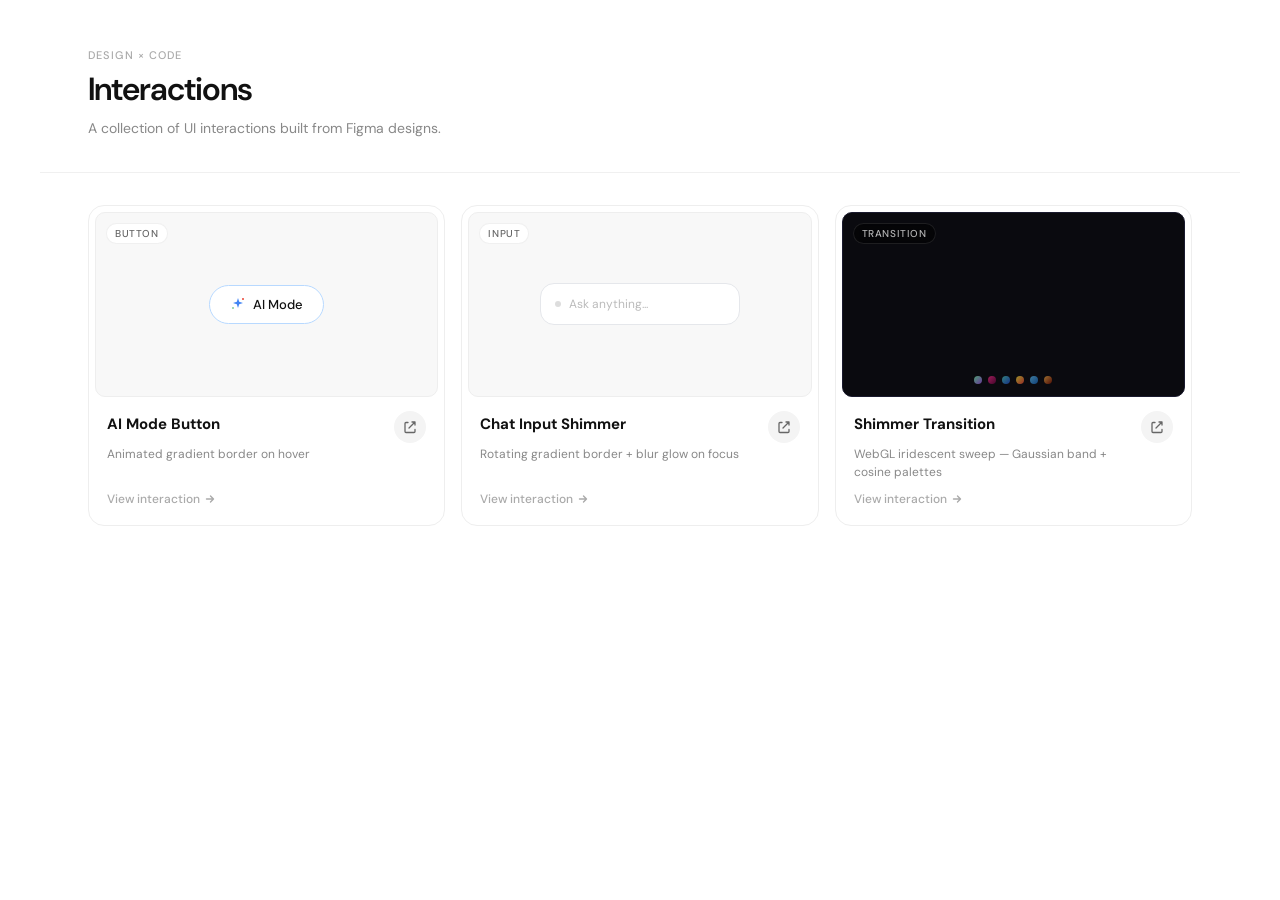
<file: ai-mode-button/index.html>
<!DOCTYPE html>
<html lang="en">
<head>
  <meta charset="UTF-8" />
  <meta name="viewport" content="width=device-width, initial-scale=1.0" />
  <title>Interactions</title>
  <link rel="preconnect" href="https://fonts.googleapis.com" />
  <link rel="preconnect" href="https://fonts.gstatic.com" crossorigin />
  <link href="https://fonts.googleapis.com/css2?family=DM+Sans:ital,wght@0,300;0,400;0,500;0,600;0,700&display=swap" rel="stylesheet" />

  <style>
    *, *::before, *::after { box-sizing: border-box; margin: 0; padding: 0; }

    body {
      min-height: 100vh;
      background: #ffffff;
      font-family: 'DM Sans', sans-serif;
      color: #111;
    }

    /* ── Rotating border angle property ───────────────── */
    @property --angle {
      syntax: '<angle>';
      initial-value: 0deg;
      inherits: false;
    }
    @keyframes spin-angle { to { --angle: 360deg; } }

    /* ── Header ──────────────────────────────────────────── */
    header {
      padding: 48px 48px 0;
      max-width: 1200px;
      margin: 0 auto;
    }
    .header__eyebrow {
      font-size: 11px;
      font-weight: 500;
      letter-spacing: 0.1em;
      text-transform: uppercase;
      color: #aaa;
      margin-bottom: 10px;
    }
    .header__title {
      font-size: 32px;
      font-weight: 600;
      letter-spacing: -0.03em;
      color: #111;
      line-height: 1.1;
    }
    .header__desc {
      margin-top: 10px;
      font-size: 14px;
      font-weight: 400;
      color: #888;
      line-height: 1.6;
    }

    /* ── Divider ─────────────────────────────────────────── */
    .divider {
      max-width: 1200px;
      margin: 32px auto 0;
      padding: 0 48px;
      border: none;
      border-top: 1px solid #f0f0f0;
    }

    /* ── Grid ────────────────────────────────────────────── */
    .grid {
      max-width: 1200px;
      margin: 0 auto;
      padding: 32px 48px 64px;
      display: grid;
      grid-template-columns: repeat(auto-fill, minmax(280px, 1fr));
      gap: 16px;
    }

    /* ── Card ────────────────────────────────────────────── */
    .card {
      background: #fff;
      border: 1px solid #eee;
      border-radius: 16px;
      padding: 6px;
      cursor: pointer;
      text-decoration: none;
      color: inherit;
      display: flex;
      flex-direction: column;
      transition: border-color 0.2s ease, box-shadow 0.25s ease, transform 0.2s ease;
      position: relative;
    }
    .card:hover {
      border-color: #d8d8d8;
      box-shadow: 0 8px 32px rgba(0,0,0,.07);
      transform: translateY(-2px);
    }

    /* ── Preview area ─────────────────────────────────────── */
    .card__preview {
      width: 100%;
      height: 185px;
      background: #f8f8f8;
      border: 1px solid #eee;
      border-radius: 10px;
      display: flex;
      align-items: center;
      justify-content: center;
      overflow: hidden;
      position: relative;
      flex-shrink: 0;
    }

    /* tag badge */
    .card__tag {
      position: absolute;
      top: 10px;
      left: 10px;
      font-size: 10px;
      font-weight: 500;
      letter-spacing: 0.06em;
      text-transform: uppercase;
      padding: 3px 8px;
      border-radius: 20px;
      background: rgba(255,255,255,0.9);
      backdrop-filter: blur(4px);
      color: #666;
      border: 1px solid rgba(0,0,0,.06);
      z-index: 2;
    }

    /* ── Card body ────────────────────────────────────────── */
    .card__body {
      padding: 12px 12px 12px;
      display: flex;
      flex-direction: column;
      gap: 0;
    }
    .card__row {
      display: flex;
      align-items: flex-start;
      justify-content: space-between;
      gap: 8px;
    }
    .card__text {
      display: flex;
      flex-direction: column;
      gap: 4px;
      flex: 1;
      min-width: 0;
    }
    .card__title {
      font-size: 15px;
      font-weight: 700;
      color: #111;
      line-height: 1.3;
      height: 32px;
      display: flex;
      align-items: center;
    }
    .card__meta {
      font-size: 12px;
      color: #888;
      font-weight: 400;
      line-height: 1.5;
      min-height: 36px;
    }

    /* Share button */
    .card__share {
      flex-shrink: 0;
      width: 32px;
      height: 32px;
      border-radius: 50%;
      background: #f4f4f4;
      border: none;
      cursor: pointer;
      display: flex;
      align-items: center;
      justify-content: center;
      color: #666;
      transition: background 0.15s, color 0.15s, transform 0.15s;
      position: relative;
      margin-top: 2px;
    }
    .card__share:hover {
      background: #ebebeb;
      color: #111;
      transform: scale(1.08);
    }
    .card__share:active { transform: scale(0.94); }

    /* Copied tooltip */
    .card__share-tip {
      position: absolute;
      top: -30px;
      left: 50%;
      transform: translateX(-50%) translateY(4px);
      background: #111;
      color: #fff;
      font-size: 10px;
      font-weight: 500;
      padding: 4px 8px;
      border-radius: 6px;
      white-space: nowrap;
      pointer-events: none;
      opacity: 0;
      transition: opacity 0.15s, transform 0.15s;
      font-family: 'DM Sans', sans-serif;
    }
    .card__share-tip.show {
      opacity: 1;
      transform: translateX(-50%) translateY(0);
    }

    /* View link */
    .card__link {
      margin-top: 10px;
      font-size: 12px;
      font-weight: 500;
      color: #aaa;
      transition: color 0.15s;
      display: flex;
      align-items: center;
      gap: 4px;
    }
    .card:hover .card__link { color: #555; }

    /* ─────────────────────────────────────────────────────── */
    /*  LIVE DEMO COMPONENTS                                   */
    /* ─────────────────────────────────────────────────────── */

    /* ── 1. AI Mode Button ─── */
    .demo-ai {
      display: inline-flex;
      align-items: center;
      gap: 7px;
      padding: 10px 20px;
      border-radius: 60px;
      font-size: 13px;
      font-family: 'DM Sans', sans-serif;
      font-weight: 500;
      color: #111;
      background: #fff;
      border: 1.5px solid #b8d9ff;
      transition: border-color 0.4s, box-shadow 0.4s;
      user-select: none;
    }
    .demo-ai svg { flex-shrink: 0; }

    .card:hover .demo-ai {
      border: 2px solid transparent;
      background:
        linear-gradient(#fff, #fff) padding-box,
        conic-gradient(from var(--angle), #4285f4, #ea4335, #fbbc04, #34a853, #4285f4) border-box;
      animation: spin-angle 2.5s linear infinite;
      box-shadow: 0 0 0 3px rgba(66,133,244,0.08);
    }

    /* ── 2. Chat Input ─── */
    .demo-chat-wrap {
      display: flex;
      flex-direction: column;
      align-items: center;
      gap: 0;
      width: 200px;
    }
    .demo-chat {
      width: 100%;
      height: 42px;
      border-radius: 14px;
      background: #fff;
      border: 1.5px solid #e5e7eb;
      display: flex;
      align-items: center;
      padding: 0 14px;
      gap: 8px;
      font-size: 12px;
      color: #bbb;
      font-family: 'DM Sans', sans-serif;
      transition: border-color 0.3s, box-shadow 0.3s;
      position: relative;
    }
    .card:hover .demo-chat {
      border: 1.5px solid transparent;
      background:
        linear-gradient(#fff, #fff) padding-box,
        conic-gradient(from var(--angle), #a855f7, #3b82f6, #06b6d4, #a855f7) border-box;
      animation: spin-angle 2s linear infinite;
      box-shadow: 0 0 18px rgba(168,85,247,0.18), 0 0 32px rgba(168,85,247,0.08);
    }
    .demo-chat-dot {
      width: 6px;
      height: 6px;
      border-radius: 50%;
      background: #ddd;
      flex-shrink: 0;
    }
    .card:hover .demo-chat-dot {
      background: #a855f7;
      box-shadow: 0 0 6px rgba(168,85,247,0.6);
    }

    /* ── 3. Shimmer Transition ─── */
    .demo-shimmer-wrap {
      width: 100%;
      height: 100%;
      background: #0a0a0f;
      border-radius: 8px;
      overflow: hidden;
      position: relative;
    }
    .demo-shimmer-band {
      position: absolute;
      inset: 0;
      background: linear-gradient(
        90deg,
        transparent 0%,
        rgba(120,40,255,0.15) 20%,
        rgba(168,85,247,0.55) 38%,
        rgba(99,179,255,0.85) 48%,
        rgba(52,211,153,0.55) 58%,
        rgba(120,40,255,0.15) 76%,
        transparent 100%
      );
      transform: translateX(-110%);
      filter: blur(2px);
    }
    .card:hover .demo-shimmer-band {
      animation: shimmer-sweep 1.1s cubic-bezier(0.4,0,0.2,1) infinite;
      animation-delay: 0.1s;
    }
    @keyframes shimmer-sweep {
      0%   { transform: translateX(-110%); }
      100% { transform: translateX(110%); }
    }
    /* palette dots overlay */
    .demo-shimmer-dots {
      position: absolute;
      bottom: 12px;
      left: 50%;
      transform: translateX(-50%);
      display: flex;
      gap: 6px;
      z-index: 2;
    }
    .demo-shimmer-dot {
      width: 8px;
      height: 8px;
      border-radius: 50%;
      opacity: 0.6;
    }
  </style>
</head>
<body>

  <header>
    <p class="header__eyebrow">Design × Code</p>
    <h1 class="header__title">Interactions</h1>
    <p class="header__desc">A collection of UI interactions built from Figma designs.</p>
  </header>

  <hr class="divider" />

  <div class="grid">

    <!-- ── AI Mode Button ─────────────────────────────── -->
    <div class="card" onclick="navigateTo('interactions/ai-mode.html')">
      <div class="card__preview">
        <span class="card__tag">Button</span>
        <!-- Live demo: animated gradient border pill -->
        <div class="demo-ai">
          <svg width="16" height="16" viewBox="0 0 16 16" fill="none">
            <path d="M8 2L9.2 5.8L13 7L9.2 8.2L8 12L6.8 8.2L3 7L6.8 5.8L8 2Z" fill="#4285f4"/>
            <circle cx="13" cy="3" r="1" fill="#ea4335"/>
            <circle cx="3" cy="12" r="0.8" fill="#34a853"/>
          </svg>
          AI Mode
        </div>
      </div>
      <div class="card__body">
        <div class="card__row">
          <div class="card__text">
            <p class="card__title">AI Mode Button</p>
            <p class="card__meta">Animated gradient border on hover</p>
          </div>
          <button class="card__share" data-path="interactions/ai-mode.html" onclick="shareCard(event, this)" title="Copy link">
            <span class="card__share-tip">Copied!</span>
            <svg width="14" height="14" viewBox="0 0 14 14" fill="none">
              <path d="M5 2.5H3C2.45 2.5 2 2.95 2 3.5v8c0 .55.45 1 1 1h8c.55 0 1-.45 1-1v-2M9 2h3m0 0v3M12 2L6 8" stroke="currentColor" stroke-width="1.3" stroke-linecap="round" stroke-linejoin="round"/>
            </svg>
          </button>
        </div>
        <span class="card__link">
          View interaction
          <svg width="12" height="12" viewBox="0 0 12 12" fill="none">
            <path d="M2.5 6H9.5M6.5 3L9.5 6L6.5 9" stroke="currentColor" stroke-width="1.4" stroke-linecap="round" stroke-linejoin="round"/>
          </svg>
        </span>
      </div>
    </div>

    <!-- ── Chat Input Shimmer ─────────────────────────── -->
    <div class="card" onclick="navigateTo('interactions/chat-input.html')">
      <div class="card__preview">
        <span class="card__tag">Input</span>
        <!-- Live demo: rotating shimmer border input -->
        <div class="demo-chat-wrap">
          <div class="demo-chat">
            <div class="demo-chat-dot"></div>
            Ask anything...
          </div>
        </div>
      </div>
      <div class="card__body">
        <div class="card__row">
          <div class="card__text">
            <p class="card__title">Chat Input Shimmer</p>
            <p class="card__meta">Rotating gradient border + blur glow on focus</p>
          </div>
          <button class="card__share" data-path="interactions/chat-input.html" onclick="shareCard(event, this)" title="Copy link">
            <span class="card__share-tip">Copied!</span>
            <svg width="14" height="14" viewBox="0 0 14 14" fill="none">
              <path d="M5 2.5H3C2.45 2.5 2 2.95 2 3.5v8c0 .55.45 1 1 1h8c.55 0 1-.45 1-1v-2M9 2h3m0 0v3M12 2L6 8" stroke="currentColor" stroke-width="1.3" stroke-linecap="round" stroke-linejoin="round"/>
            </svg>
          </button>
        </div>
        <span class="card__link">
          View interaction
          <svg width="12" height="12" viewBox="0 0 12 12" fill="none">
            <path d="M2.5 6H9.5M6.5 3L9.5 6L6.5 9" stroke="currentColor" stroke-width="1.4" stroke-linecap="round" stroke-linejoin="round"/>
          </svg>
        </span>
      </div>
    </div>

    <!-- ── Shimmer Transition ─────────────────────────── -->
    <div class="card" onclick="navigateTo('interactions/shimmer-transition.html')">
      <div class="card__preview" style="padding:0; background:#0a0a0f; border-color:#1a1a2e;">
        <span class="card__tag" style="background:rgba(0,0,0,0.5); color:rgba(255,255,255,0.7); border-color:rgba(255,255,255,0.1);">Transition</span>
        <!-- Live demo: CSS shimmer band sweep -->
        <div class="demo-shimmer-wrap">
          <div class="demo-shimmer-band"></div>
          <div class="demo-shimmer-dots">
            <div class="demo-shimmer-dot" style="background:linear-gradient(135deg,#7bffb5,#a855f7)"></div>
            <div class="demo-shimmer-dot" style="background:linear-gradient(135deg,#ff2d8b,#6b0040)"></div>
            <div class="demo-shimmer-dot" style="background:linear-gradient(135deg,#4ecdc4,#1d4ed8)"></div>
            <div class="demo-shimmer-dot" style="background:linear-gradient(135deg,#ffeb3b,#f44336)"></div>
            <div class="demo-shimmer-dot" style="background:linear-gradient(135deg,#60c8ff,#1565c0)"></div>
            <div class="demo-shimmer-dot" style="background:linear-gradient(135deg,#ffb347,#7f1200)"></div>
          </div>
        </div>
      </div>
      <div class="card__body">
        <div class="card__row">
          <div class="card__text">
            <p class="card__title">Shimmer Transition</p>
            <p class="card__meta">WebGL iridescent sweep — Gaussian band + cosine palettes</p>
          </div>
          <button class="card__share" data-path="interactions/shimmer-transition.html" onclick="shareCard(event, this)" title="Copy link">
            <span class="card__share-tip">Copied!</span>
            <svg width="14" height="14" viewBox="0 0 14 14" fill="none">
              <path d="M5 2.5H3C2.45 2.5 2 2.95 2 3.5v8c0 .55.45 1 1 1h8c.55 0 1-.45 1-1v-2M9 2h3m0 0v3M12 2L6 8" stroke="currentColor" stroke-width="1.3" stroke-linecap="round" stroke-linejoin="round"/>
            </svg>
          </button>
        </div>
        <span class="card__link">
          View interaction
          <svg width="12" height="12" viewBox="0 0 12 12" fill="none">
            <path d="M2.5 6H9.5M6.5 3L9.5 6L6.5 9" stroke="currentColor" stroke-width="1.4" stroke-linecap="round" stroke-linejoin="round"/>
          </svg>
        </span>
      </div>
    </div>

  </div>

  <script>
    function navigateTo(path) {
      window.location.href = path;
    }

    function shareCard(event, btn) {
      event.stopPropagation();

      const path = btn.dataset.path;
      // Build absolute URL — works on localhost and GitHub Pages
      const base = window.location.href.replace(/\/[^/]*$/, '/');
      const url  = base + path;

      navigator.clipboard.writeText(url).then(() => {
        const tip = btn.querySelector('.card__share-tip');
        tip.classList.add('show');
        setTimeout(() => tip.classList.remove('show'), 1800);
      });
    }
  </script>

</body>
</html>
</file>
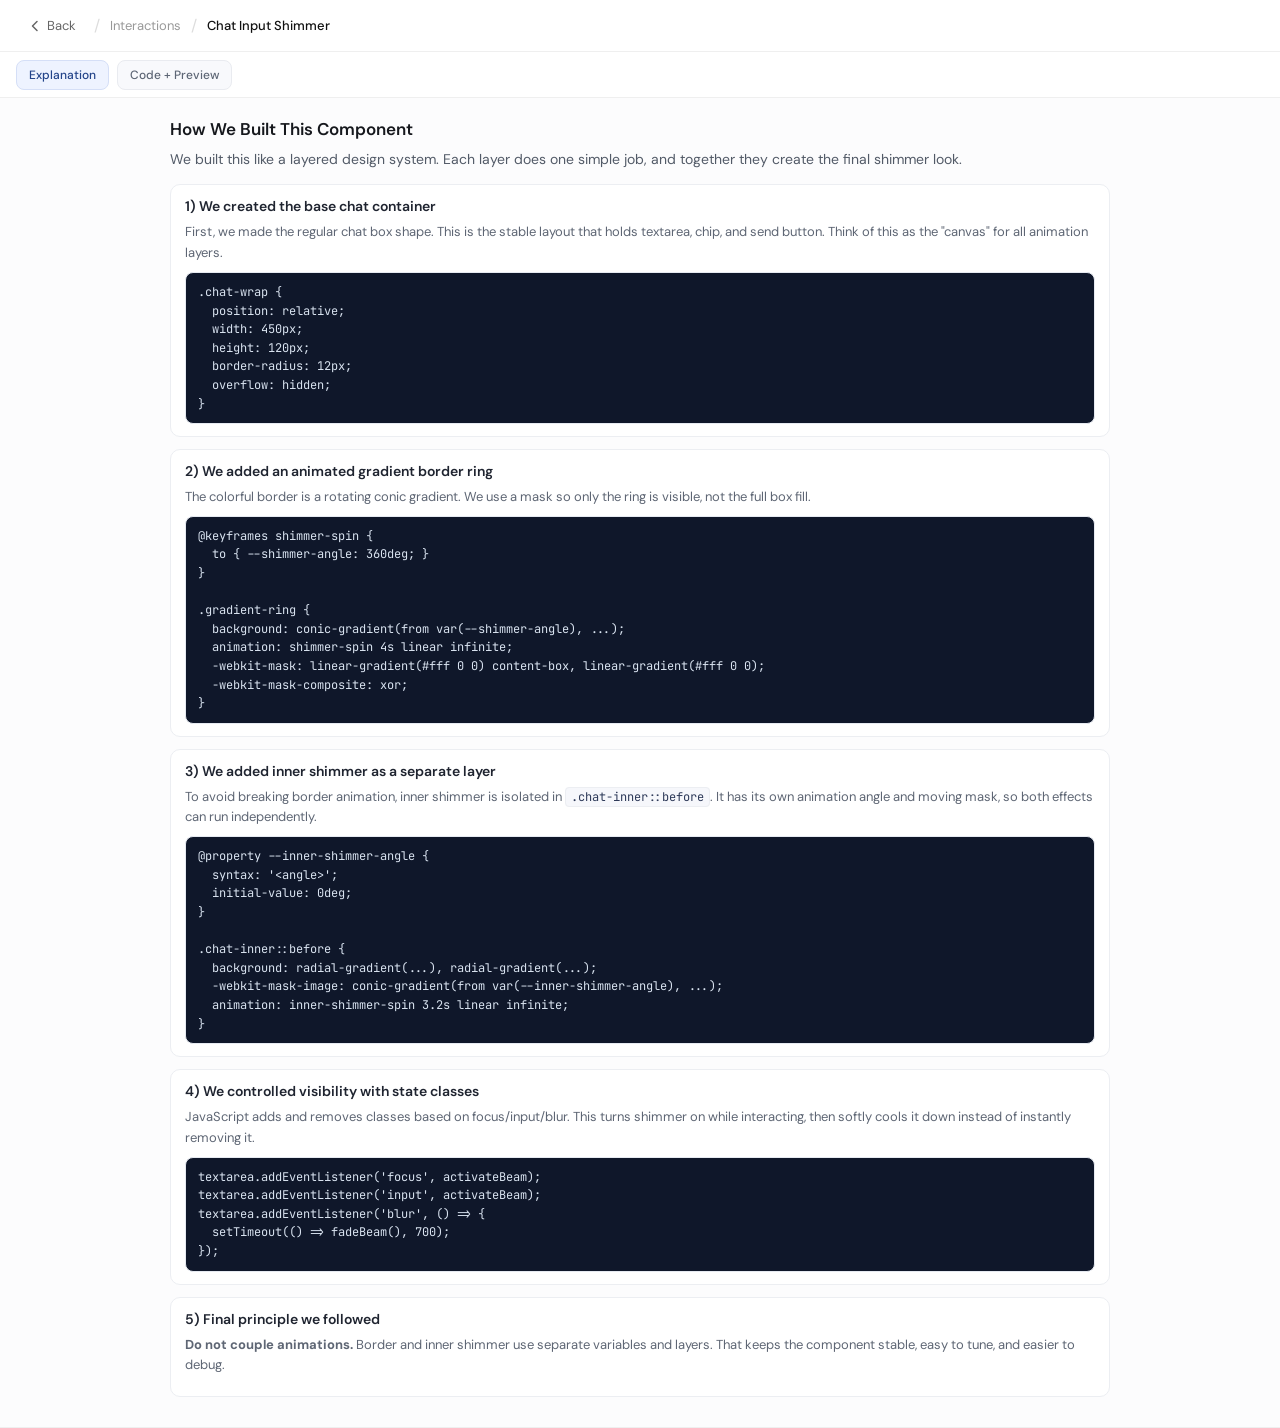
<file: ai-mode-button/interactions/chat-input.html>
<!DOCTYPE html>
<html lang="en">
<head>
  <meta charset="UTF-8" />
  <meta name="viewport" content="width=device-width, initial-scale=1.0" />
  <title>Chat Input Shimmer · Interactions</title>
  <link rel="preconnect" href="https://fonts.googleapis.com" />
  <link rel="preconnect" href="https://fonts.gstatic.com" crossorigin />
  <link href="https://fonts.googleapis.com/css2?family=DM+Sans:wght@300;400;500&family=Inter:wght@400&family=JetBrains+Mono:wght@400&display=swap" rel="stylesheet" />
  <link rel="stylesheet" href="chat-input.css" />
</head>
<body>

  <!-- Top bar -->
  <nav class="topbar">
    <a class="back-btn" href="../index.html">
      <svg width="14" height="14" viewBox="0 0 14 14" fill="none">
        <path d="M9 2.5L4.5 7L9 11.5" stroke="currentColor" stroke-width="1.5"
          stroke-linecap="round" stroke-linejoin="round"/>
      </svg>
      Back
    </a>
    <span class="topbar__sep">/</span>
    <span class="topbar__crumb">Interactions</span>
    <span class="topbar__sep">/</span>
    <span class="topbar__crumb topbar__crumb--active">Chat Input Shimmer</span>
  </nav>

  <div class="top-tabs" role="tablist" aria-label="Page sections">
    <button class="top-tab top-tab--active" data-top-tab="explanation" onclick="switchTopTab('explanation')">
      Explanation
    </button>
    <button class="top-tab" data-top-tab="builder" onclick="switchTopTab('builder')">
      Code + Preview
    </button>
  </div>

  <section class="how-it-works view-panel view-panel--active" data-view-panel="explanation" aria-label="How this shimmer component works">
    <div class="how-it-works__inner">
      <h2 class="how-it-works__title">How We Built This Component</h2>
      <p class="how-it-works__intro">
        We built this like a layered design system. Each layer does one simple job, and together they create the final shimmer look.
      </p>

      <article class="how-it-works__step">
        <h3>1) We created the base chat container</h3>
        <p>
          First, we made the regular chat box shape. This is the stable layout that holds textarea, chip, and send button.
          Think of this as the "canvas" for all animation layers.
        </p>
        <pre class="how-it-works__code"><code>.chat-wrap {
  position: relative;
  width: 450px;
  height: 120px;
  border-radius: 12px;
  overflow: hidden;
}</code></pre>
      </article>

      <article class="how-it-works__step">
        <h3>2) We added an animated gradient border ring</h3>
        <p>
          The colorful border is a rotating conic gradient. We use a mask so only the ring is visible, not the full box fill.
        </p>
        <pre class="how-it-works__code"><code>@keyframes shimmer-spin {
  to { --shimmer-angle: 360deg; }
}

.gradient-ring {
  background: conic-gradient(from var(--shimmer-angle), ...);
  animation: shimmer-spin 4s linear infinite;
  -webkit-mask: linear-gradient(#fff 0 0) content-box, linear-gradient(#fff 0 0);
  -webkit-mask-composite: xor;
}</code></pre>
      </article>

      <article class="how-it-works__step">
        <h3>3) We added inner shimmer as a separate layer</h3>
        <p>
          To avoid breaking border animation, inner shimmer is isolated in <code>.chat-inner::before</code>.
          It has its own animation angle and moving mask, so both effects can run independently.
        </p>
        <pre class="how-it-works__code"><code>@property --inner-shimmer-angle {
  syntax: '&lt;angle&gt;';
  initial-value: 0deg;
}

.chat-inner::before {
  background: radial-gradient(...), radial-gradient(...);
  -webkit-mask-image: conic-gradient(from var(--inner-shimmer-angle), ...);
  animation: inner-shimmer-spin 3.2s linear infinite;
}</code></pre>
      </article>

      <article class="how-it-works__step">
        <h3>4) We controlled visibility with state classes</h3>
        <p>
          JavaScript adds and removes classes based on focus/input/blur. This turns shimmer on while interacting,
          then softly cools it down instead of instantly removing it.
        </p>
        <pre class="how-it-works__code"><code>textarea.addEventListener('focus', activateBeam);
textarea.addEventListener('input', activateBeam);
textarea.addEventListener('blur', () =&gt; {
  setTimeout(() =&gt; fadeBeam(), 700);
});</code></pre>
      </article>

      <article class="how-it-works__step">
        <h3>5) Final principle we followed</h3>
        <p>
          <strong>Do not couple animations.</strong> Border and inner shimmer use separate variables and layers.
          That keeps the component stable, easy to tune, and easier to debug.
        </p>
      </article>
    </div>
  </section>

  <!-- Split layout -->
  <div class="split view-panel" data-view-panel="builder">

    <!-- Left: Code -->
    <div class="code-panel">
      <div class="code-panel__header">
        <div class="code-panel__tabs">
          <button class="code-tab code-tab--active" onclick="switchTab('html')">HTML</button>
          <button class="code-tab" onclick="switchTab('css')">CSS</button>
          <button class="code-tab" onclick="switchTab('js')">JS</button>
        </div>
        <button class="copy-btn" id="copyBtn" onclick="copyCode()">
          <svg width="13" height="13" viewBox="0 0 13 13" fill="none">
            <rect x="4.5" y="4.5" width="7" height="7" rx="1.5"
              stroke="currentColor" stroke-width="1.2"/>
            <path d="M3 8.5H2C1.45 8.5 1 8.05 1 7.5V2C1 1.45 1.45 1 2 1H7.5
              C8.05 1 8.5 1.45 8.5 2V3" stroke="currentColor" stroke-width="1.2"
              stroke-linecap="round"/>
          </svg>
          Copy
        </button>
      </div>
      <div class="code-panel__body">

        <!-- HTML tab -->
        <pre class="code-block code-block--active" id="block-html"
><span class="ln"> 1</span><span class="t-tag">&lt;div</span> <span class="t-attr">class</span>=<span class="t-val">"chat-outer"</span><span class="t-tag">&gt;</span>
<span class="ln"> 2</span>
<span class="ln"> 3</span>  <span class="t-cmt">&lt;!-- Sharp gradient border box --&gt;</span>
<span class="ln"> 4</span>  <span class="t-tag">&lt;div</span> <span class="t-attr">class</span>=<span class="t-val">"chat-box"</span><span class="t-tag">&gt;</span>
<span class="ln"> 5</span>    <span class="t-tag">&lt;div</span> <span class="t-attr">class</span>=<span class="t-val">"chat-inner"</span><span class="t-tag">&gt;</span>
<span class="ln"> 6</span>
<span class="ln"> 7</span>      <span class="t-tag">&lt;textarea</span>
<span class="ln"> 8</span>        <span class="t-attr">class</span>=<span class="t-val">"chat-textarea"</span>
<span class="ln"> 9</span>        <span class="t-attr">placeholder</span>=<span class="t-val">"Type your message..."</span>
<span class="ln">10</span>        <span class="t-attr">rows</span>=<span class="t-val">"2"</span>
<span class="ln">11</span>      <span class="t-tag">&gt;&lt;/textarea&gt;</span>
<span class="ln">12</span>
<span class="ln">13</span>      <span class="t-tag">&lt;div</span> <span class="t-attr">class</span>=<span class="t-val">"chat-row"</span><span class="t-tag">&gt;</span>
<span class="ln">14</span>        <span class="t-tag">&lt;div</span> <span class="t-attr">class</span>=<span class="t-val">"chat-chip"</span><span class="t-tag">&gt;</span>
<span class="ln">15</span>          <span class="t-tag">&lt;span</span> <span class="t-attr">class</span>=<span class="t-val">"chat-chip__label"</span><span class="t-tag">&gt;</span>Research mode<span class="t-tag">&lt;/span&gt;</span>
<span class="ln">16</span>          <span class="t-tag">&lt;span</span> <span class="t-attr">class</span>=<span class="t-val">"chat-chip__close"</span><span class="t-tag">&gt;</span>
<span class="ln">17</span>            <span class="t-tag">&lt;svg</span> <span class="t-attr">width</span>=<span class="t-val">"10"</span> <span class="t-attr">height</span>=<span class="t-val">"10"</span> <span class="t-attr">viewBox</span>=<span class="t-val">"0 0 10 10"</span> <span class="t-attr">fill</span>=<span class="t-val">"none"</span><span class="t-tag">&gt;</span>
<span class="ln">18</span>              <span class="t-tag">&lt;path</span> <span class="t-attr">d</span>=<span class="t-val">"M2 2L8 8M8 2L2 8"</span>
<span class="ln">19</span>                <span class="t-attr">stroke</span>=<span class="t-val">"currentColor"</span> <span class="t-attr">stroke-width</span>=<span class="t-val">"1.4"</span>
<span class="ln">20</span>                <span class="t-attr">stroke-linecap</span>=<span class="t-val">"round"</span><span class="t-tag">/&gt;</span>
<span class="ln">21</span>            <span class="t-tag">&lt;/svg&gt;</span>
<span class="ln">22</span>          <span class="t-tag">&lt;/span&gt;</span>
<span class="ln">23</span>        <span class="t-tag">&lt;/div&gt;</span>
<span class="ln">24</span>        <span class="t-tag">&lt;button</span> <span class="t-attr">class</span>=<span class="t-val">"chat-send"</span><span class="t-tag">&gt;</span>
<span class="ln">25</span>          <span class="t-tag">&lt;div</span> <span class="t-attr">class</span>=<span class="t-val">"chat-send__icon"</span><span class="t-tag">&gt;&lt;/div&gt;</span>
<span class="ln">26</span>        <span class="t-tag">&lt;/button&gt;</span>
<span class="ln">27</span>      <span class="t-tag">&lt;/div&gt;</span>
<span class="ln">28</span>
<span class="ln">29</span>    <span class="t-tag">&lt;/div&gt;</span>
<span class="ln">30</span>  <span class="t-tag">&lt;/div&gt;</span>
<span class="ln">31</span>
<span class="ln">32</span><span class="t-tag">&lt;/div&gt;</span></pre>

        <!-- CSS tab -->
        <pre class="code-block" id="block-css"
><span class="ln"> 1</span><span class="t-at">@property</span> <span class="t-sel">--shimmer-angle</span> <span class="t-tag">{</span>
<span class="ln"> 2</span>  <span class="t-prop">syntax</span>: <span class="t-val">'&lt;angle&gt;'</span>;
<span class="ln"> 3</span>  <span class="t-prop">initial-value</span>: <span class="t-num">0deg</span>;
<span class="ln"> 4</span>  <span class="t-prop">inherits</span>: <span class="t-val">false</span>;
<span class="ln"> 5</span><span class="t-tag">}</span>
<span class="ln"> 6</span>
<span class="ln"> 7</span><span class="t-at">@keyframes</span> <span class="t-sel">shimmer-spin</span> <span class="t-tag">{</span>
<span class="ln"> 8</span>  <span class="t-sel">to</span> <span class="t-tag">{</span> <span class="t-prop">--shimmer-angle</span>: <span class="t-num">360deg</span>; <span class="t-tag">}</span>
<span class="ln"> 9</span><span class="t-tag">}</span>
<span class="ln">10</span>
<span class="ln">11</span><span class="t-cmt">/* Outer wrapper: stacking context for glow */</span>
<span class="ln">12</span><span class="t-sel">.chat-outer</span> <span class="t-tag">{</span>
<span class="ln">13</span>  <span class="t-prop">position</span>: <span class="t-val">relative</span>;
<span class="ln">14</span>  <span class="t-prop">width</span>: <span class="t-num">450px</span>;
<span class="ln">15</span>  <span class="t-prop">border-radius</span>: <span class="t-num">14px</span>;
<span class="ln">16</span>  <span class="t-prop">isolation</span>: <span class="t-val">isolate</span>;
<span class="ln">17</span><span class="t-tag">}</span>
<span class="ln">18</span>
<span class="ln">19</span><span class="t-cmt">/* Layer 1: blurred glow behind the box */</span>
<span class="ln">20</span><span class="t-sel">.chat-outer::before</span> <span class="t-tag">{</span>
<span class="ln">21</span>  <span class="t-prop">content</span>: <span class="t-val">''</span>;
<span class="ln">22</span>  <span class="t-prop">position</span>: <span class="t-val">absolute</span>;
<span class="ln">23</span>  <span class="t-prop">inset</span>: <span class="t-num">-5px</span>;
<span class="ln">24</span>  <span class="t-prop">border-radius</span>: <span class="t-num">17px</span>;
<span class="ln">25</span>  <span class="t-prop">background</span>: <span class="t-fn">conic-gradient</span>(
<span class="ln">26</span>    <span class="t-val">from var(--shimmer-angle)</span>,
<span class="ln">27</span>    <span class="t-num">#4F8EFF</span>, <span class="t-num">#A855F7</span>, <span class="t-num">#F472B6</span>, <span class="t-num">#FB7185</span>, <span class="t-num">#4F8EFF</span>
<span class="ln">28</span>  );
<span class="ln">29</span>  <span class="t-prop">filter</span>: <span class="t-fn">blur</span>(<span class="t-num">14px</span>);
<span class="ln">30</span>  <span class="t-prop">opacity</span>: <span class="t-num">0</span>;
<span class="ln">31</span>  <span class="t-prop">z-index</span>: <span class="t-num">-1</span>;
<span class="ln">32</span>  <span class="t-prop">animation</span>: <span class="t-val">shimmer-spin 3s linear infinite</span>;
<span class="ln">33</span>  <span class="t-prop">transition</span>: <span class="t-val">opacity 0.4s ease</span>;
<span class="ln">34</span><span class="t-tag">}</span>
<span class="ln">35</span>
<span class="ln">36</span><span class="t-cmt">/* Layer 2: box with sharp gradient border */</span>
<span class="ln">37</span><span class="t-sel">.chat-box</span> <span class="t-tag">{</span>
<span class="ln">38</span>  <span class="t-prop">position</span>: <span class="t-val">relative</span>;
<span class="ln">39</span>  <span class="t-prop">z-index</span>: <span class="t-num">1</span>;
<span class="ln">40</span>  <span class="t-prop">border-radius</span>: <span class="t-num">12px</span>;
<span class="ln">41</span>  <span class="t-prop">border</span>: <span class="t-num">2px</span> <span class="t-val">solid transparent</span>;
<span class="ln">42</span>  <span class="t-prop">background-image</span>:
<span class="ln">43</span>    <span class="t-fn">linear-gradient</span>(<span class="t-num">#fff</span>, <span class="t-num">#fff</span>),
<span class="ln">44</span>    <span class="t-fn">linear-gradient</span>(<span class="t-num">#EDEDED</span>, <span class="t-num">#EDEDED</span>);
<span class="ln">45</span>  <span class="t-prop">background-origin</span>: <span class="t-val">padding-box, border-box</span>;
<span class="ln">46</span>  <span class="t-prop">background-clip</span>: <span class="t-val">padding-box, border-box</span>;
<span class="ln">47</span><span class="t-tag">}</span>
<span class="ln">48</span>
<span class="ln">49</span><span class="t-cmt">/* Active: shimmer ON */</span>
<span class="ln">50</span><span class="t-sel">.chat-outer.is-active::before</span> <span class="t-tag">{</span>
<span class="ln">51</span>  <span class="t-prop">opacity</span>: <span class="t-num">0.65</span>;
<span class="ln">52</span><span class="t-tag">}</span>
<span class="ln">53</span>
<span class="ln">54</span><span class="t-sel">.chat-outer.is-active .chat-box</span> <span class="t-tag">{</span>
<span class="ln">55</span>  <span class="t-prop">background-image</span>:
<span class="ln">56</span>    <span class="t-fn">linear-gradient</span>(<span class="t-num">#fff</span>, <span class="t-num">#fff</span>),
<span class="ln">57</span>    <span class="t-fn">conic-gradient</span>(
<span class="ln">58</span>      <span class="t-val">from var(--shimmer-angle)</span>,
<span class="ln">59</span>      <span class="t-num">#4F8EFF</span>, <span class="t-num">#A855F7</span>, <span class="t-num">#F472B6</span>, <span class="t-num">#FB7185</span>, <span class="t-num">#4F8EFF</span>
<span class="ln">60</span>    );
<span class="ln">61</span>  <span class="t-prop">background-origin</span>: <span class="t-val">padding-box, border-box</span>;
<span class="ln">62</span>  <span class="t-prop">background-clip</span>: <span class="t-val">padding-box, border-box</span>;
<span class="ln">63</span>  <span class="t-prop">animation</span>: <span class="t-val">shimmer-spin 3s linear infinite</span>;
<span class="ln">64</span><span class="t-tag">}</span></pre>

        <!-- JS tab -->
        <pre class="code-block" id="block-js"
><span class="ln">1</span><span class="t-sel">const</span> chatOuter = document.<span class="t-fn">querySelector</span>(<span class="t-val">'.chat-outer'</span>);
<span class="ln">2</span><span class="t-sel">const</span> textarea  = document.<span class="t-fn">querySelector</span>(<span class="t-val">'.chat-textarea'</span>);
<span class="ln">3</span>
<span class="ln">4</span>textarea.<span class="t-fn">addEventListener</span>(<span class="t-val">'focus'</span>, () =&gt; {
<span class="ln">5</span>  chatOuter.classList.<span class="t-fn">add</span>(<span class="t-val">'is-active'</span>);
<span class="ln">6</span>});
<span class="ln">7</span>
<span class="ln">8</span>textarea.<span class="t-fn">addEventListener</span>(<span class="t-val">'blur'</span>, () =&gt; {
<span class="ln">9</span>  chatOuter.classList.<span class="t-fn">remove</span>(<span class="t-val">'is-active'</span>);
<span class="ln">10</span>});</pre>

      </div>
    </div>

    <!-- Right: Playground -->
    <div class="playground">
      <div class="playground__header">
        <span class="playground__label">Preview</span>
        <span class="playground__hint">Click the input to activate shimmer</span>
      </div>
      <div class="playground__stage">

        <!-- Figma layer stack: 8:35 -->
        <div class="chat-wrap">

          <div class="grey-outline"></div>
          <div class="gradient-ring"></div>

          <div class="chat-inner">
              <textarea
                class="chat-textarea"
                placeholder="Type your message..."
                rows="2"
              ></textarea>
              <div class="chat-row">
                <div class="chat-chip">
                  <span class="chat-chip__label">Research mode</span>
                  <span class="chat-chip__close">
                    <svg width="10" height="10" viewBox="0 0 10 10" fill="none">
                      <path d="M2 2L8 8M8 2L2 8"
                        stroke="currentColor" stroke-width="1.4"
                        stroke-linecap="round"/>
                    </svg>
                  </span>
                </div>
                <button class="chat-send">
                  <div class="chat-send__icon"></div>
                </button>
              </div>
            </div>

        </div>

      </div>
    </div>

  </div>

  <script src="chat-input.js"></script>
</body>
</html>
</file>
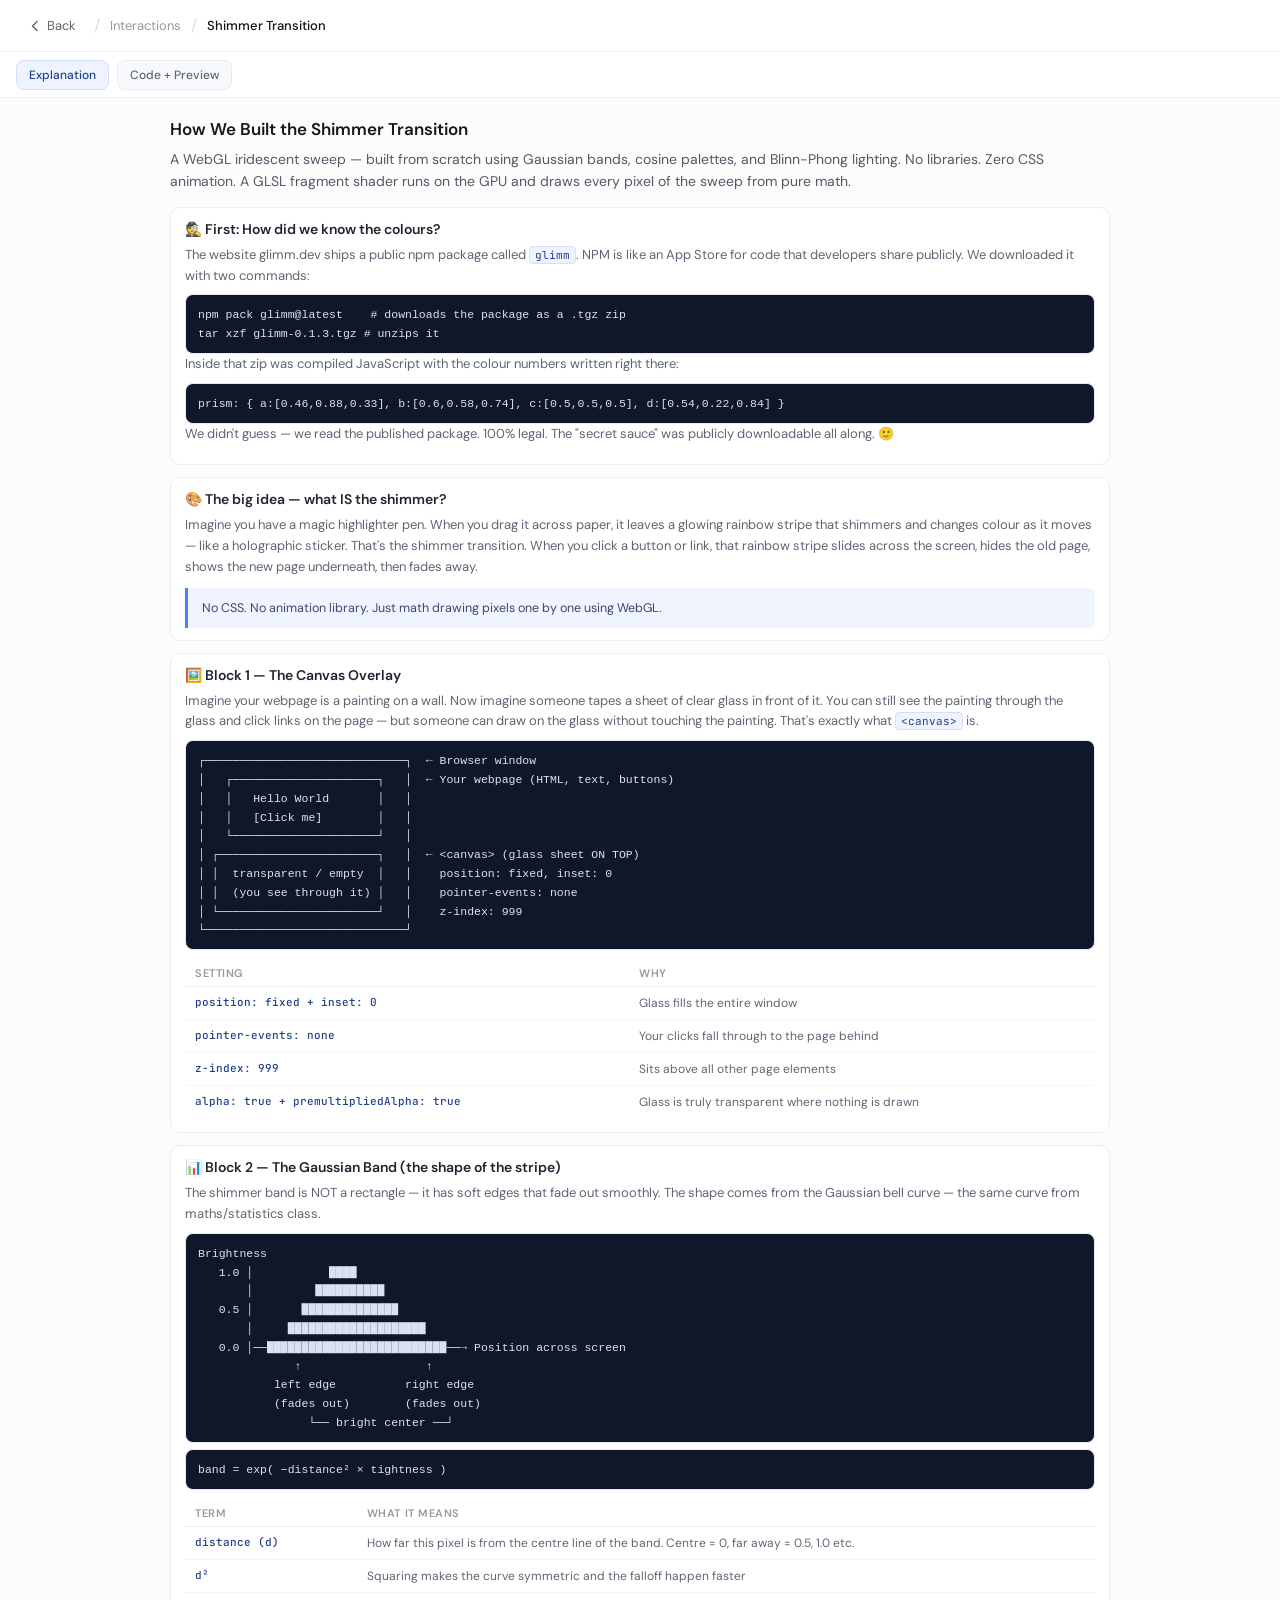
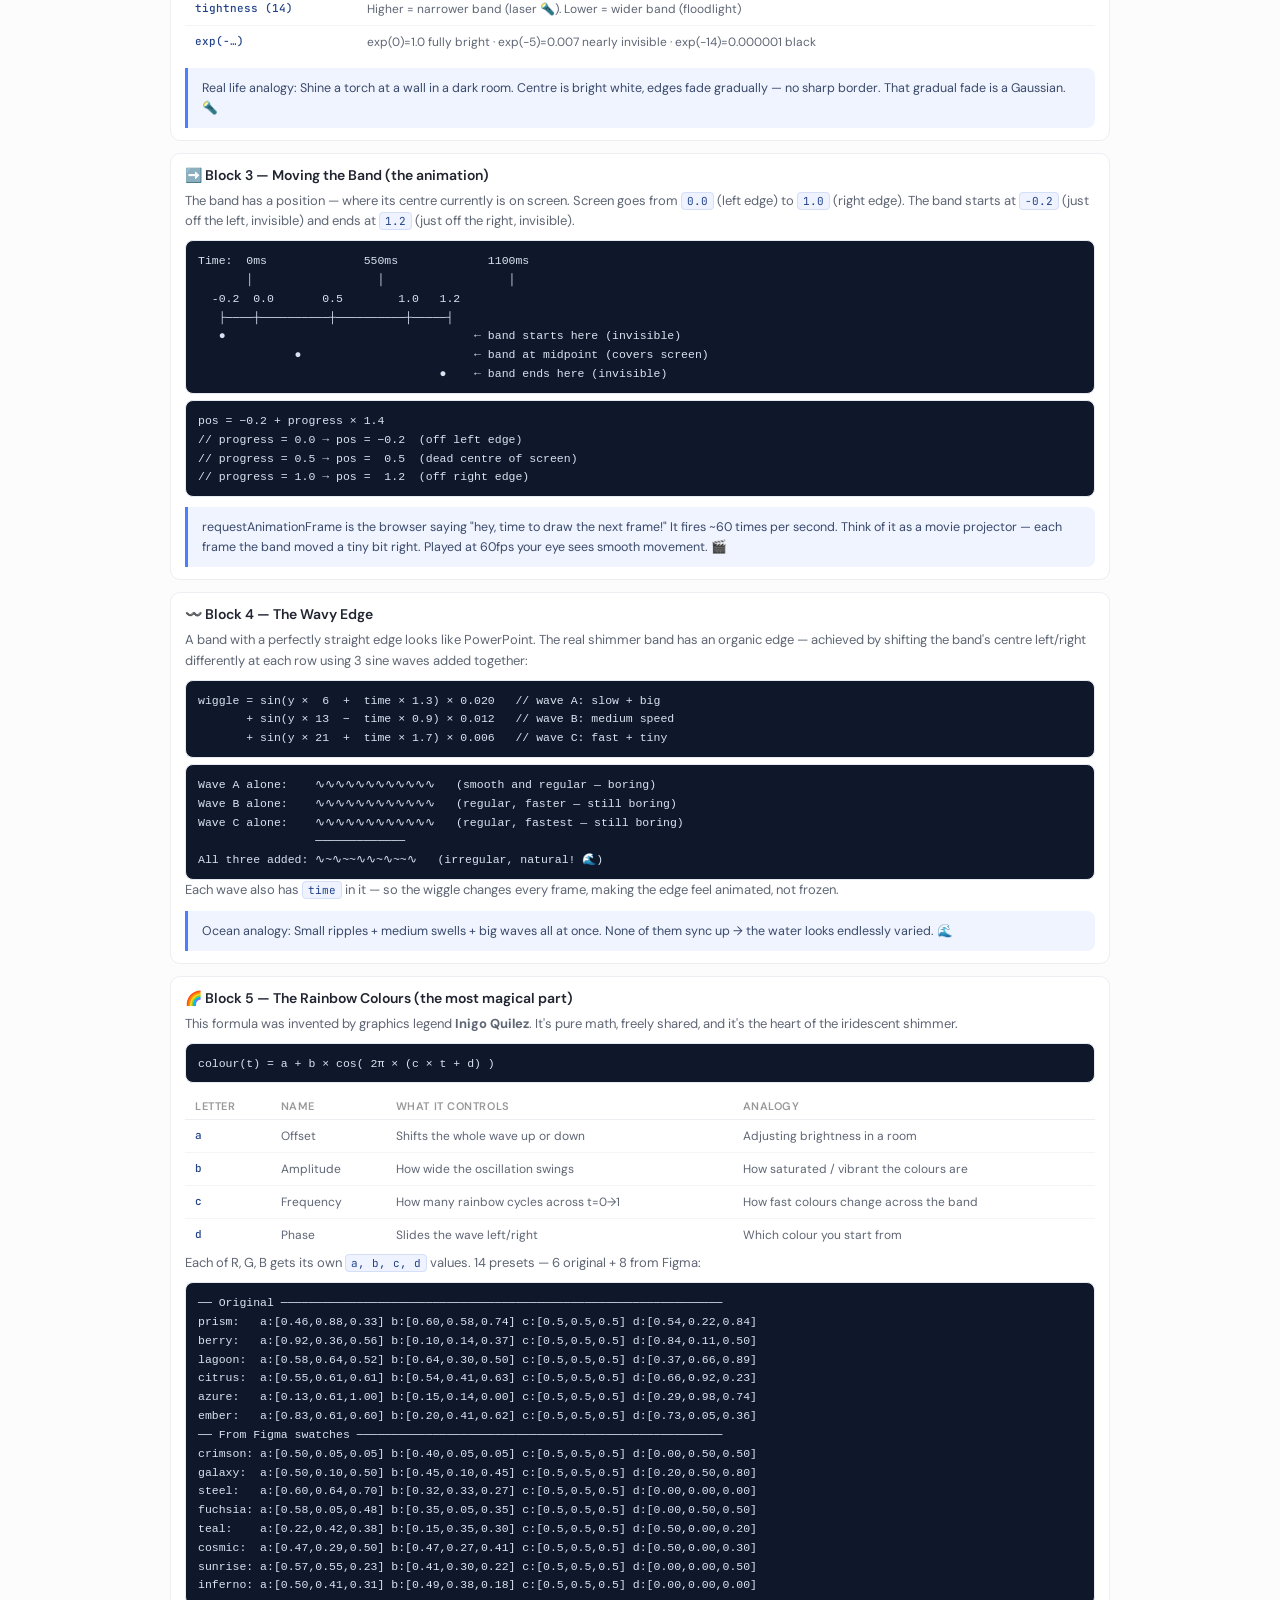
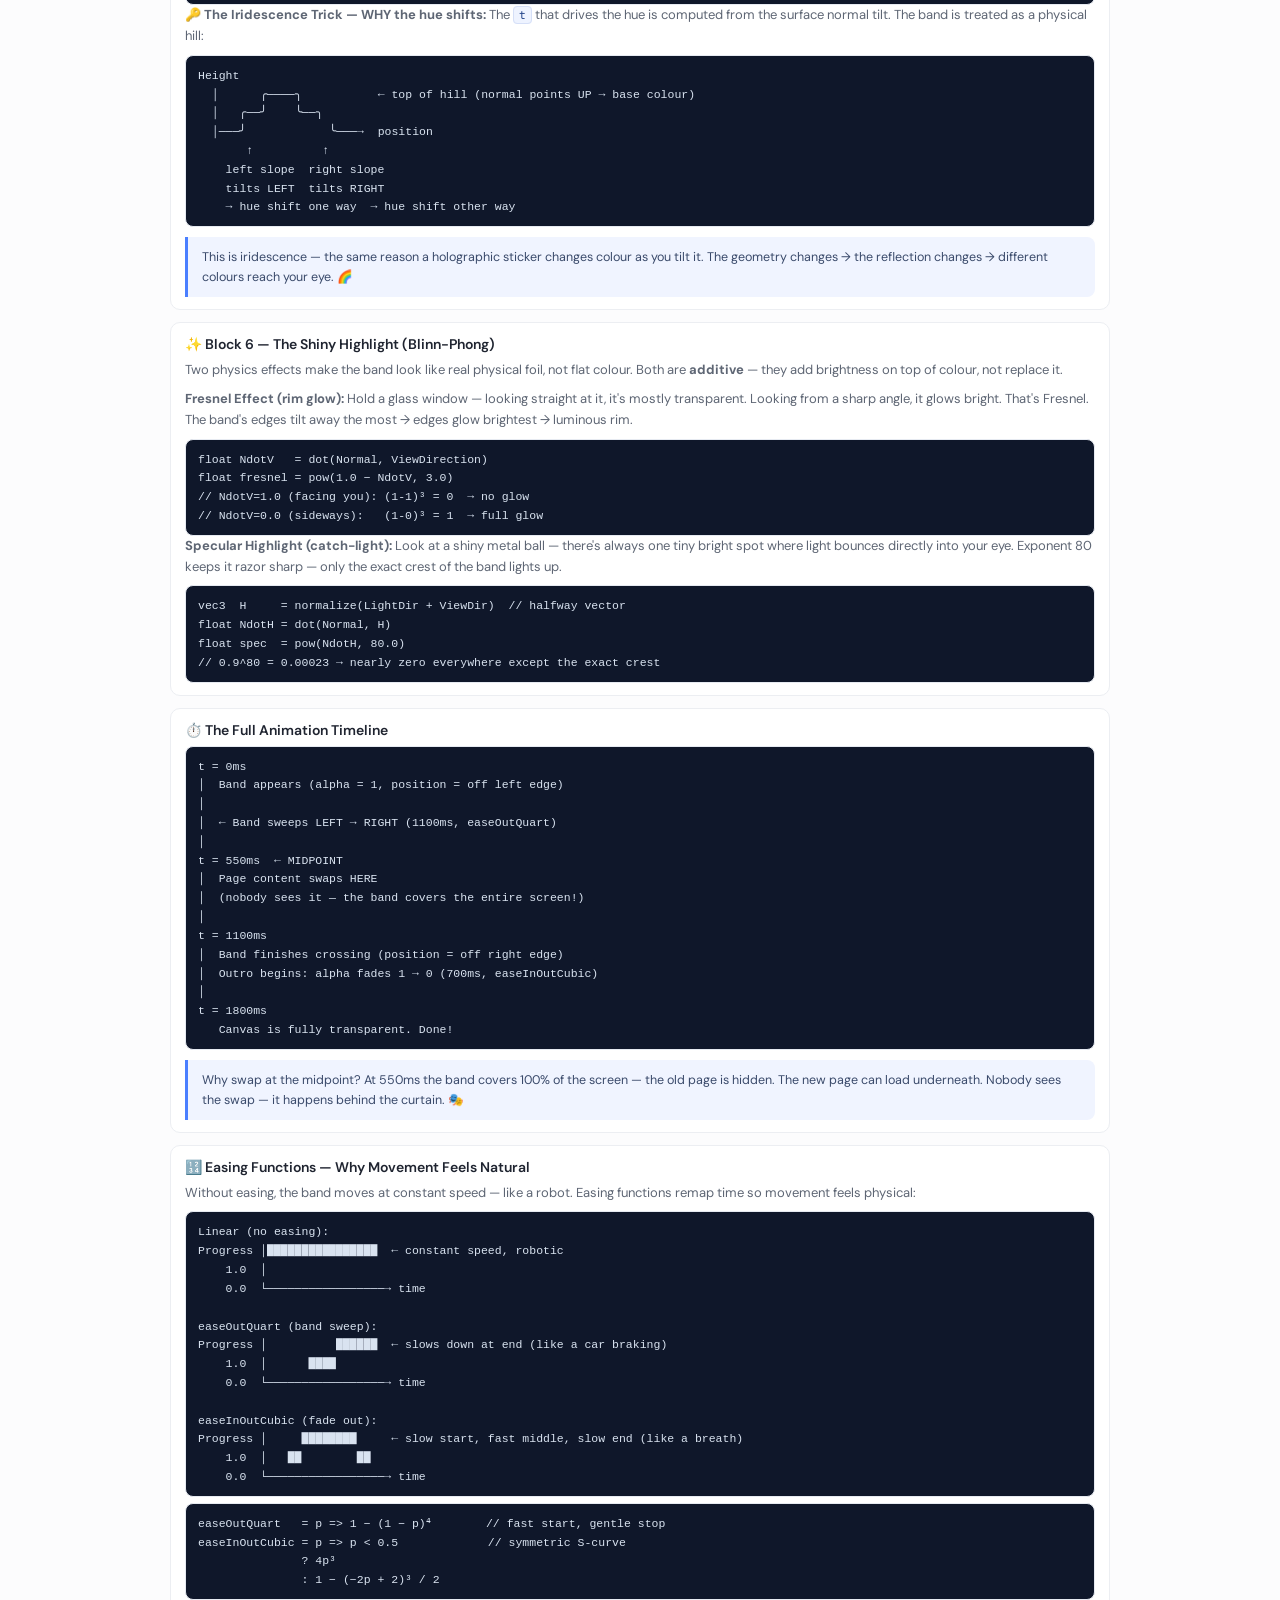
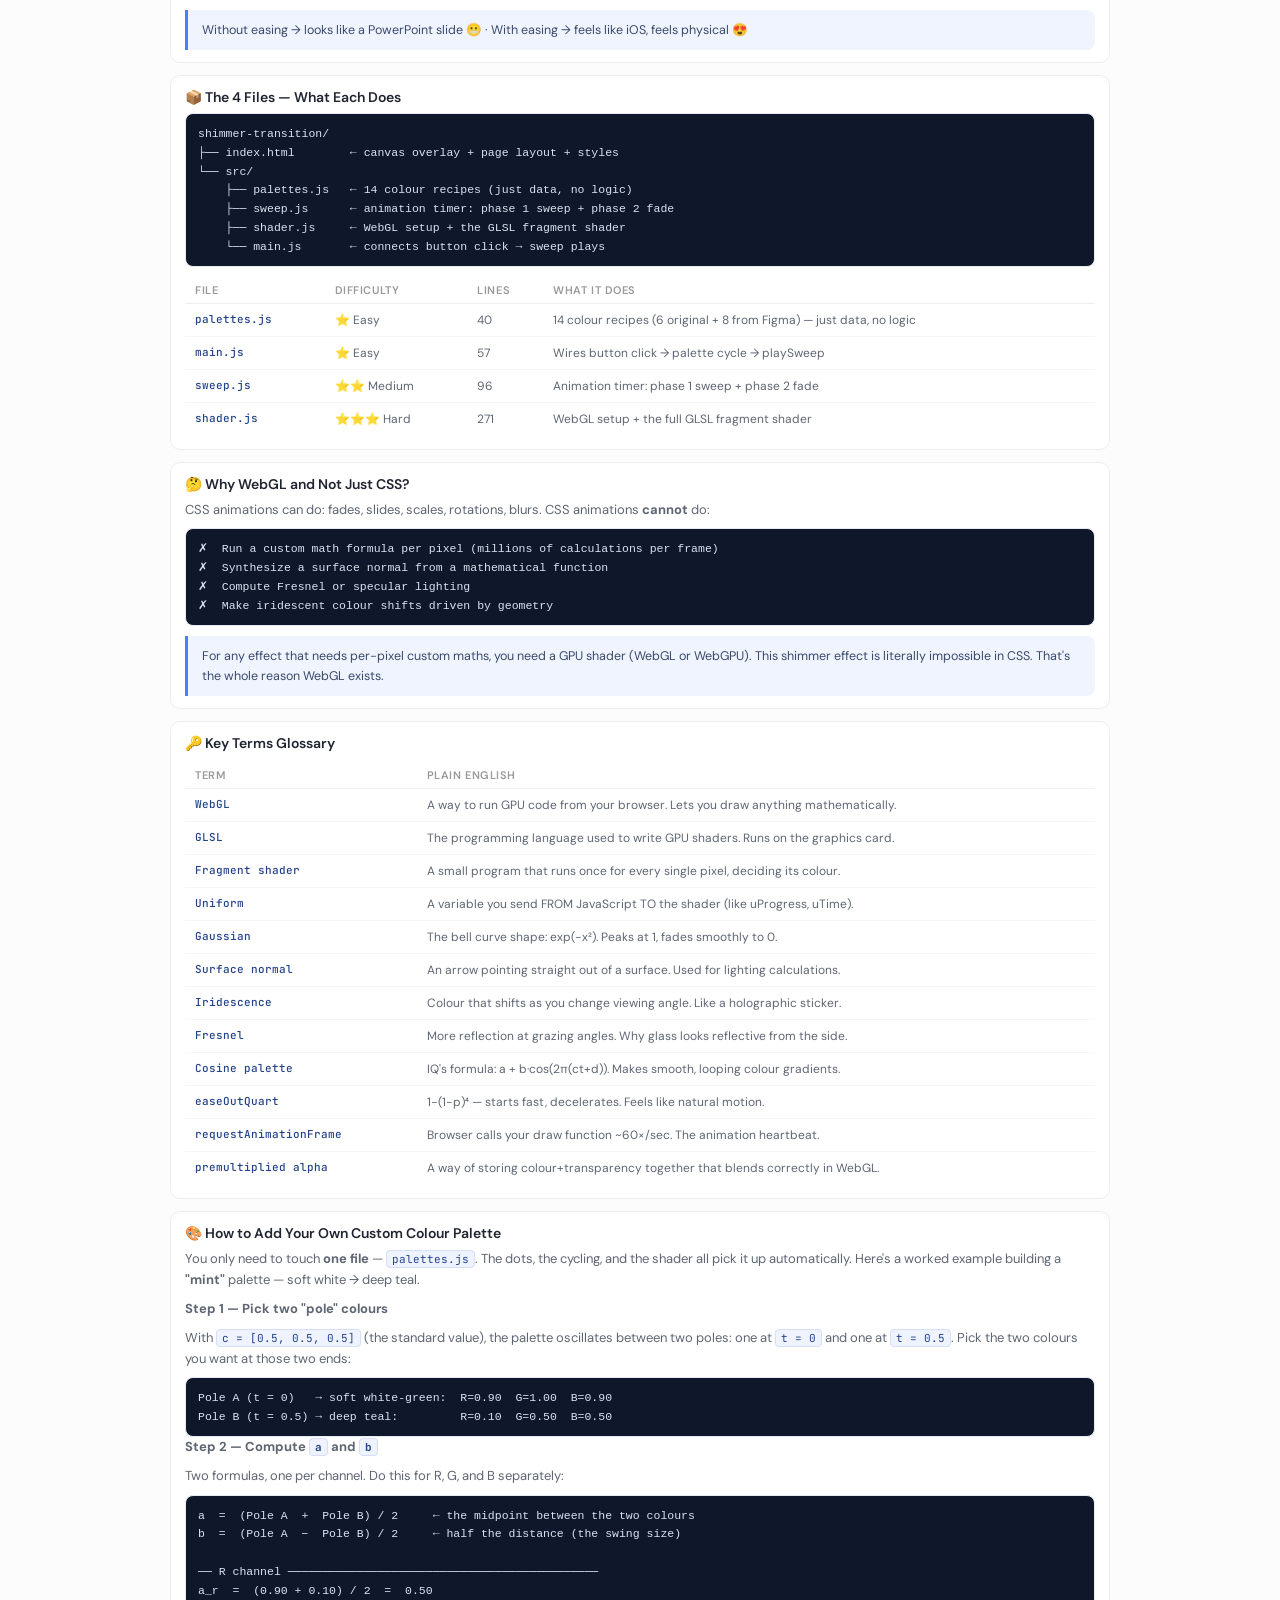
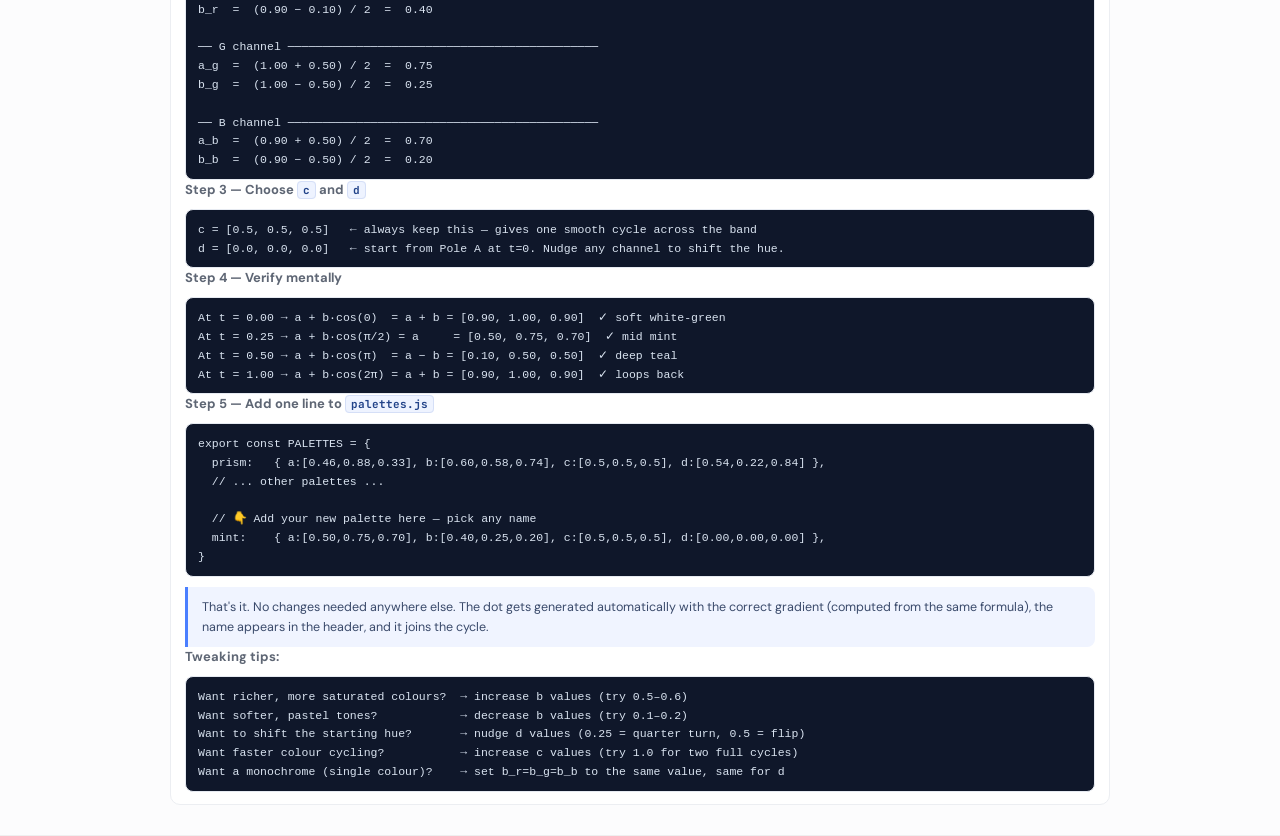
<file: ai-mode-button/interactions/shimmer-transition.html>
<!DOCTYPE html>
<html lang="en">
<head>
  <meta charset="UTF-8" />
  <meta name="viewport" content="width=device-width, initial-scale=1.0" />
  <title>Shimmer Transition · Interactions</title>
  <link rel="preconnect" href="https://fonts.googleapis.com" />
  <link rel="preconnect" href="https://fonts.gstatic.com" crossorigin />
  <link href="https://fonts.googleapis.com/css2?family=DM+Sans:wght@300;400;500&family=JetBrains+Mono:wght@400&display=swap" rel="stylesheet" />
  <link rel="stylesheet" href="shimmer-transition.css" />
</head>
<body>

  <!-- Top bar -->
  <nav class="topbar">
    <a class="back-btn" href="../index.html">
      <svg width="14" height="14" viewBox="0 0 14 14" fill="none">
        <path d="M9 2.5L4.5 7L9 11.5" stroke="currentColor" stroke-width="1.5"
          stroke-linecap="round" stroke-linejoin="round"/>
      </svg>
      Back
    </a>
    <span class="topbar__sep">/</span>
    <span class="topbar__crumb">Interactions</span>
    <span class="topbar__sep">/</span>
    <span class="topbar__crumb topbar__crumb--active">Shimmer Transition</span>
  </nav>

  <div class="top-tabs" role="tablist">
    <button class="top-tab top-tab--active" data-top-tab="explanation" onclick="switchTopTab('explanation')">
      Explanation
    </button>
    <button class="top-tab" data-top-tab="builder" onclick="switchTopTab('builder')">
      Code + Preview
    </button>
  </div>

  <!-- ── Explanation tab ──────────────────────────────── -->
  <section class="how-it-works view-panel view-panel--active" data-view-panel="explanation">
    <div class="how-it-works__inner">
      <h2 class="how-it-works__title">How We Built the Shimmer Transition</h2>
      <p class="how-it-works__intro">
        A WebGL iridescent sweep — built from scratch using Gaussian bands, cosine palettes, and Blinn-Phong lighting.
        No libraries. Zero CSS animation. A GLSL fragment shader runs on the GPU and draws every pixel of the sweep from pure math.
      </p>

      <article class="how-it-works__step">
        <h3>🕵️ First: How did we know the colours?</h3>
        <p>The website glimm.dev ships a public npm package called <code>glimm</code>. NPM is like an App Store for code that developers share publicly. We downloaded it with two commands:</p>
        <pre class="how-it-works__code"><code>npm pack glimm@latest    # downloads the package as a .tgz zip
tar xzf glimm-0.1.3.tgz # unzips it</code></pre>
        <p>Inside that zip was compiled JavaScript with the colour numbers written right there:</p>
        <pre class="how-it-works__code"><code>prism: { a:[0.46,0.88,0.33], b:[0.6,0.58,0.74], c:[0.5,0.5,0.5], d:[0.54,0.22,0.84] }</code></pre>
        <p>We didn't guess — we read the published package. 100% legal. The "secret sauce" was publicly downloadable all along. 🙂</p>
      </article>

      <article class="how-it-works__step">
        <h3>🎨 The big idea — what IS the shimmer?</h3>
        <p>Imagine you have a magic highlighter pen. When you drag it across paper, it leaves a glowing rainbow stripe that shimmers and changes colour as it moves — like a holographic sticker. That's the shimmer transition. When you click a button or link, that rainbow stripe slides across the screen, hides the old page, shows the new page underneath, then fades away.</p>
        <div class="how-it-works__callout">No CSS. No animation library. Just math drawing pixels one by one using WebGL.</div>
      </article>

      <article class="how-it-works__step">
        <h3>🖼️ Block 1 — The Canvas Overlay</h3>
        <p>Imagine your webpage is a painting on a wall. Now imagine someone tapes a sheet of clear glass in front of it. You can still see the painting through the glass and click links on the page — but someone can draw on the glass without touching the painting. That's exactly what <code>&lt;canvas&gt;</code> is.</p>
        <pre class="how-it-works__code"><code>┌─────────────────────────────┐  ← Browser window
│   ┌─────────────────────┐   │  ← Your webpage (HTML, text, buttons)
│   │   Hello World       │   │
│   │   [Click me]        │   │
│   └─────────────────────┘   │
│ ┌───────────────────────┐   │  ← &lt;canvas&gt; (glass sheet ON TOP)
│ │  transparent / empty  │   │    position: fixed, inset: 0
│ │  (you see through it) │   │    pointer-events: none
│ └───────────────────────┘   │    z-index: 999
└─────────────────────────────┘</code></pre>
        <table class="how-it-works__table">
          <thead><tr><th>Setting</th><th>Why</th></tr></thead>
          <tbody>
            <tr><td>position: fixed + inset: 0</td><td>Glass fills the entire window</td></tr>
            <tr><td>pointer-events: none</td><td>Your clicks fall through to the page behind</td></tr>
            <tr><td>z-index: 999</td><td>Sits above all other page elements</td></tr>
            <tr><td>alpha: true + premultipliedAlpha: true</td><td>Glass is truly transparent where nothing is drawn</td></tr>
          </tbody>
        </table>
      </article>

      <article class="how-it-works__step">
        <h3>📊 Block 2 — The Gaussian Band (the shape of the stripe)</h3>
        <p>The shimmer band is NOT a rectangle — it has soft edges that fade out smoothly. The shape comes from the Gaussian bell curve — the same curve from maths/statistics class.</p>
        <pre class="how-it-works__code"><code>Brightness
   1.0 │           ████
       │         ██████████
   0.5 │       ██████████████
       │     ████████████████████
   0.0 │──██████████████████████████──→ Position across screen
              ↑                  ↑
           left edge          right edge
           (fades out)        (fades out)
                └── bright center ──┘</code></pre>
        <pre class="how-it-works__code"><code>band = exp( −distance² × tightness )</code></pre>
        <table class="how-it-works__table">
          <thead><tr><th>Term</th><th>What it means</th></tr></thead>
          <tbody>
            <tr><td>distance (d)</td><td>How far this pixel is from the centre line of the band. Centre = 0, far away = 0.5, 1.0 etc.</td></tr>
            <tr><td>d²</td><td>Squaring makes the curve symmetric and the falloff happen faster</td></tr>
            <tr><td>tightness (14)</td><td>Higher = narrower band (laser 🔦). Lower = wider band (floodlight)</td></tr>
            <tr><td>exp(−…)</td><td>exp(0)=1.0 fully bright · exp(-5)=0.007 nearly invisible · exp(-14)=0.000001 black</td></tr>
          </tbody>
        </table>
        <div class="how-it-works__callout">Real life analogy: Shine a torch at a wall in a dark room. Centre is bright white, edges fade gradually — no sharp border. That gradual fade is a Gaussian. 🔦</div>
      </article>

      <article class="how-it-works__step">
        <h3>➡️ Block 3 — Moving the Band (the animation)</h3>
        <p>The band has a position — where its centre currently is on screen. Screen goes from <code>0.0</code> (left edge) to <code>1.0</code> (right edge). The band starts at <code>-0.2</code> (just off the left, invisible) and ends at <code>1.2</code> (just off the right, invisible).</p>
        <pre class="how-it-works__code"><code>Time:  0ms              550ms             1100ms
       │                  │                  │
  -0.2  0.0       0.5        1.0   1.2
   ├────┼──────────┼──────────┼─────┤
   ●                                    ← band starts here (invisible)
              ●                         ← band at midpoint (covers screen)
                                   ●    ← band ends here (invisible)</code></pre>
        <pre class="how-it-works__code"><code>pos = −0.2 + progress × 1.4
// progress = 0.0 → pos = −0.2  (off left edge)
// progress = 0.5 → pos =  0.5  (dead centre of screen)
// progress = 1.0 → pos =  1.2  (off right edge)</code></pre>
        <div class="how-it-works__callout">requestAnimationFrame is the browser saying "hey, time to draw the next frame!" It fires ~60 times per second. Think of it as a movie projector — each frame the band moved a tiny bit right. Played at 60fps your eye sees smooth movement. 🎬</div>
      </article>

      <article class="how-it-works__step">
        <h3>〰️ Block 4 — The Wavy Edge</h3>
        <p>A band with a perfectly straight edge looks like PowerPoint. The real shimmer band has an organic edge — achieved by shifting the band's centre left/right differently at each row using 3 sine waves added together:</p>
        <pre class="how-it-works__code"><code>wiggle = sin(y ×  6  +  time × 1.3) × 0.020   // wave A: slow + big
       + sin(y × 13  −  time × 0.9) × 0.012   // wave B: medium speed
       + sin(y × 21  +  time × 1.7) × 0.006   // wave C: fast + tiny</code></pre>
        <pre class="how-it-works__code"><code>Wave A alone:    ∿∿∿∿∿∿∿∿∿∿∿∿   (smooth and regular — boring)
Wave B alone:    ∿∿∿∿∿∿∿∿∿∿∿∿   (regular, faster — still boring)
Wave C alone:    ∿∿∿∿∿∿∿∿∿∿∿∿   (regular, fastest — still boring)
                 ─────────────
All three added: ∿~∿~~∿∿~∿~~∿   (irregular, natural! 🌊)</code></pre>
        <p>Each wave also has <code>time</code> in it — so the wiggle changes every frame, making the edge feel animated, not frozen.</p>
        <div class="how-it-works__callout">Ocean analogy: Small ripples + medium swells + big waves all at once. None of them sync up → the water looks endlessly varied. 🌊</div>
      </article>

      <article class="how-it-works__step">
        <h3>🌈 Block 5 — The Rainbow Colours (the most magical part)</h3>
        <p>This formula was invented by graphics legend <strong>Inigo Quilez</strong>. It's pure math, freely shared, and it's the heart of the iridescent shimmer.</p>
        <pre class="how-it-works__code"><code>colour(t) = a + b × cos( 2π × (c × t + d) )</code></pre>
        <table class="how-it-works__table">
          <thead><tr><th>Letter</th><th>Name</th><th>What it controls</th><th>Analogy</th></tr></thead>
          <tbody>
            <tr><td>a</td><td>Offset</td><td>Shifts the whole wave up or down</td><td>Adjusting brightness in a room</td></tr>
            <tr><td>b</td><td>Amplitude</td><td>How wide the oscillation swings</td><td>How saturated / vibrant the colours are</td></tr>
            <tr><td>c</td><td>Frequency</td><td>How many rainbow cycles across t=0→1</td><td>How fast colours change across the band</td></tr>
            <tr><td>d</td><td>Phase</td><td>Slides the wave left/right</td><td>Which colour you start from</td></tr>
          </tbody>
        </table>
        <p>Each of R, G, B gets its own <code>a, b, c, d</code> values. 14 presets — 6 original + 8 from Figma:</p>
        <pre class="how-it-works__code"><code>── Original ────────────────────────────────────────────────────────────────
prism:   a:[0.46,0.88,0.33] b:[0.60,0.58,0.74] c:[0.5,0.5,0.5] d:[0.54,0.22,0.84]
berry:   a:[0.92,0.36,0.56] b:[0.10,0.14,0.37] c:[0.5,0.5,0.5] d:[0.84,0.11,0.50]
lagoon:  a:[0.58,0.64,0.52] b:[0.64,0.30,0.50] c:[0.5,0.5,0.5] d:[0.37,0.66,0.89]
citrus:  a:[0.55,0.61,0.61] b:[0.54,0.41,0.63] c:[0.5,0.5,0.5] d:[0.66,0.92,0.23]
azure:   a:[0.13,0.61,1.00] b:[0.15,0.14,0.00] c:[0.5,0.5,0.5] d:[0.29,0.98,0.74]
ember:   a:[0.83,0.61,0.60] b:[0.20,0.41,0.62] c:[0.5,0.5,0.5] d:[0.73,0.05,0.36]
── From Figma swatches ─────────────────────────────────────────────────────
crimson: a:[0.50,0.05,0.05] b:[0.40,0.05,0.05] c:[0.5,0.5,0.5] d:[0.00,0.50,0.50]
galaxy:  a:[0.50,0.10,0.50] b:[0.45,0.10,0.45] c:[0.5,0.5,0.5] d:[0.20,0.50,0.80]
steel:   a:[0.60,0.64,0.70] b:[0.32,0.33,0.27] c:[0.5,0.5,0.5] d:[0.00,0.00,0.00]
fuchsia: a:[0.58,0.05,0.48] b:[0.35,0.05,0.35] c:[0.5,0.5,0.5] d:[0.00,0.50,0.50]
teal:    a:[0.22,0.42,0.38] b:[0.15,0.35,0.30] c:[0.5,0.5,0.5] d:[0.50,0.00,0.20]
cosmic:  a:[0.47,0.29,0.50] b:[0.47,0.27,0.41] c:[0.5,0.5,0.5] d:[0.50,0.00,0.30]
sunrise: a:[0.57,0.55,0.23] b:[0.41,0.30,0.22] c:[0.5,0.5,0.5] d:[0.00,0.00,0.50]
inferno: a:[0.50,0.41,0.31] b:[0.49,0.38,0.18] c:[0.5,0.5,0.5] d:[0.00,0.00,0.00]</code></pre>
        <p><strong>🔑 The Iridescence Trick — WHY the hue shifts:</strong> The <code>t</code> that drives the hue is computed from the surface normal tilt. The band is treated as a physical hill:</p>
        <pre class="how-it-works__code"><code>Height
  │      ╭────╮           ← top of hill (normal points UP → base colour)
  │   ╭──╯    ╰──╮
  │───╯            ╰───→  position
       ↑          ↑
    left slope  right slope
    tilts LEFT  tilts RIGHT
    → hue shift one way  → hue shift other way</code></pre>
        <div class="how-it-works__callout">This is iridescence — the same reason a holographic sticker changes colour as you tilt it. The geometry changes → the reflection changes → different colours reach your eye. 🌈</div>
      </article>

      <article class="how-it-works__step">
        <h3>✨ Block 6 — The Shiny Highlight (Blinn-Phong)</h3>
        <p>Two physics effects make the band look like real physical foil, not flat colour. Both are <strong>additive</strong> — they add brightness on top of colour, not replace it.</p>
        <p><strong>Fresnel Effect (rim glow):</strong> Hold a glass window — looking straight at it, it's mostly transparent. Looking from a sharp angle, it glows bright. That's Fresnel. The band's edges tilt away the most → edges glow brightest → luminous rim.</p>
        <pre class="how-it-works__code"><code>float NdotV   = dot(Normal, ViewDirection)
float fresnel = pow(1.0 − NdotV, 3.0)
// NdotV=1.0 (facing you): (1-1)³ = 0  → no glow
// NdotV=0.0 (sideways):   (1-0)³ = 1  → full glow</code></pre>
        <p><strong>Specular Highlight (catch-light):</strong> Look at a shiny metal ball — there's always one tiny bright spot where light bounces directly into your eye. Exponent 80 keeps it razor sharp — only the exact crest of the band lights up.</p>
        <pre class="how-it-works__code"><code>vec3  H     = normalize(LightDir + ViewDir)  // halfway vector
float NdotH = dot(Normal, H)
float spec  = pow(NdotH, 80.0)
// 0.9^80 = 0.00023 → nearly zero everywhere except the exact crest</code></pre>
      </article>

      <article class="how-it-works__step">
        <h3>⏱️ The Full Animation Timeline</h3>
        <pre class="how-it-works__code"><code>t = 0ms
│  Band appears (alpha = 1, position = off left edge)
│
│  ← Band sweeps LEFT → RIGHT (1100ms, easeOutQuart)
│
t = 550ms  ← MIDPOINT
│  Page content swaps HERE
│  (nobody sees it — the band covers the entire screen!)
│
t = 1100ms
│  Band finishes crossing (position = off right edge)
│  Outro begins: alpha fades 1 → 0 (700ms, easeInOutCubic)
│
t = 1800ms
   Canvas is fully transparent. Done!</code></pre>
        <div class="how-it-works__callout">Why swap at the midpoint? At 550ms the band covers 100% of the screen — the old page is hidden. The new page can load underneath. Nobody sees the swap — it happens behind the curtain. 🎭</div>
      </article>

      <article class="how-it-works__step">
        <h3>🔢 Easing Functions — Why Movement Feels Natural</h3>
        <p>Without easing, the band moves at constant speed — like a robot. Easing functions remap time so movement feels physical:</p>
        <pre class="how-it-works__code"><code>Linear (no easing):
Progress │████████████████  ← constant speed, robotic
    1.0  │
    0.0  └─────────────────→ time

easeOutQuart (band sweep):
Progress │          ██████  ← slows down at end (like a car braking)
    1.0  │      ████
    0.0  └─────────────────→ time

easeInOutCubic (fade out):
Progress │     ████████     ← slow start, fast middle, slow end (like a breath)
    1.0  │   ██        ██
    0.0  └─────────────────→ time</code></pre>
        <pre class="how-it-works__code"><code>easeOutQuart   = p => 1 − (1 − p)⁴        // fast start, gentle stop
easeInOutCubic = p => p &lt; 0.5             // symmetric S-curve
               ? 4p³
               : 1 − (−2p + 2)³ / 2</code></pre>
        <div class="how-it-works__callout">Without easing → looks like a PowerPoint slide 😬 · With easing → feels like iOS, feels physical 😍</div>
      </article>

      <article class="how-it-works__step">
        <h3>📦 The 4 Files — What Each Does</h3>
        <pre class="how-it-works__code"><code>shimmer-transition/
├── index.html        ← canvas overlay + page layout + styles
└── src/
    ├── palettes.js   ← 14 colour recipes (just data, no logic)
    ├── sweep.js      ← animation timer: phase 1 sweep + phase 2 fade
    ├── shader.js     ← WebGL setup + the GLSL fragment shader
    └── main.js       ← connects button click → sweep plays</code></pre>
        <table class="how-it-works__table">
          <thead><tr><th>File</th><th>Difficulty</th><th>Lines</th><th>What it does</th></tr></thead>
          <tbody>
            <tr><td>palettes.js</td><td>⭐ Easy</td><td>40</td><td>14 colour recipes (6 original + 8 from Figma) — just data, no logic</td></tr>
            <tr><td>main.js</td><td>⭐ Easy</td><td>57</td><td>Wires button click → palette cycle → playSweep</td></tr>
            <tr><td>sweep.js</td><td>⭐⭐ Medium</td><td>96</td><td>Animation timer: phase 1 sweep + phase 2 fade</td></tr>
            <tr><td>shader.js</td><td>⭐⭐⭐ Hard</td><td>271</td><td>WebGL setup + the full GLSL fragment shader</td></tr>
          </tbody>
        </table>
      </article>

      <article class="how-it-works__step">
        <h3>🤔 Why WebGL and Not Just CSS?</h3>
        <p>CSS animations can do: fades, slides, scales, rotations, blurs. CSS animations <strong>cannot</strong> do:</p>
        <pre class="how-it-works__code"><code>✗  Run a custom math formula per pixel (millions of calculations per frame)
✗  Synthesize a surface normal from a mathematical function
✗  Compute Fresnel or specular lighting
✗  Make iridescent colour shifts driven by geometry</code></pre>
        <div class="how-it-works__callout">For any effect that needs per-pixel custom maths, you need a GPU shader (WebGL or WebGPU). This shimmer effect is literally impossible in CSS. That's the whole reason WebGL exists.</div>
      </article>

      <article class="how-it-works__step">
        <h3>🔑 Key Terms Glossary</h3>
        <table class="how-it-works__table">
          <thead><tr><th>Term</th><th>Plain English</th></tr></thead>
          <tbody>
            <tr><td>WebGL</td><td>A way to run GPU code from your browser. Lets you draw anything mathematically.</td></tr>
            <tr><td>GLSL</td><td>The programming language used to write GPU shaders. Runs on the graphics card.</td></tr>
            <tr><td>Fragment shader</td><td>A small program that runs once for every single pixel, deciding its colour.</td></tr>
            <tr><td>Uniform</td><td>A variable you send FROM JavaScript TO the shader (like uProgress, uTime).</td></tr>
            <tr><td>Gaussian</td><td>The bell curve shape: exp(−x²). Peaks at 1, fades smoothly to 0.</td></tr>
            <tr><td>Surface normal</td><td>An arrow pointing straight out of a surface. Used for lighting calculations.</td></tr>
            <tr><td>Iridescence</td><td>Colour that shifts as you change viewing angle. Like a holographic sticker.</td></tr>
            <tr><td>Fresnel</td><td>More reflection at grazing angles. Why glass looks reflective from the side.</td></tr>
            <tr><td>Cosine palette</td><td>IQ's formula: a + b·cos(2π(ct+d)). Makes smooth, looping colour gradients.</td></tr>
            <tr><td>easeOutQuart</td><td>1−(1−p)⁴ — starts fast, decelerates. Feels like natural motion.</td></tr>
            <tr><td>requestAnimationFrame</td><td>Browser calls your draw function ~60×/sec. The animation heartbeat.</td></tr>
            <tr><td>premultiplied alpha</td><td>A way of storing colour+transparency together that blends correctly in WebGL.</td></tr>
          </tbody>
        </table>
      </article>

      <article class="how-it-works__step">
        <h3>🎨 How to Add Your Own Custom Colour Palette</h3>
        <p>You only need to touch <strong>one file</strong> — <code>palettes.js</code>. The dots, the cycling, and the shader all pick it up automatically. Here's a worked example building a <strong>"mint"</strong> palette — soft white → deep teal.</p>

        <p><strong>Step 1 — Pick two "pole" colours</strong></p>
        <p>With <code>c = [0.5, 0.5, 0.5]</code> (the standard value), the palette oscillates between two poles: one at <code>t = 0</code> and one at <code>t = 0.5</code>. Pick the two colours you want at those two ends:</p>
        <pre class="how-it-works__code"><code>Pole A (t = 0)   → soft white-green:  R=0.90  G=1.00  B=0.90
Pole B (t = 0.5) → deep teal:         R=0.10  G=0.50  B=0.50</code></pre>

        <p><strong>Step 2 — Compute <code>a</code> and <code>b</code></strong></p>
        <p>Two formulas, one per channel. Do this for R, G, and B separately:</p>
        <pre class="how-it-works__code"><code>a  =  (Pole A  +  Pole B) / 2     ← the midpoint between the two colours
b  =  (Pole A  −  Pole B) / 2     ← half the distance (the swing size)

── R channel ─────────────────────────────────────────────
a_r  =  (0.90 + 0.10) / 2  =  0.50
b_r  =  (0.90 − 0.10) / 2  =  0.40

── G channel ─────────────────────────────────────────────
a_g  =  (1.00 + 0.50) / 2  =  0.75
b_g  =  (1.00 − 0.50) / 2  =  0.25

── B channel ─────────────────────────────────────────────
a_b  =  (0.90 + 0.50) / 2  =  0.70
b_b  =  (0.90 − 0.50) / 2  =  0.20</code></pre>

        <p><strong>Step 3 — Choose <code>c</code> and <code>d</code></strong></p>
        <pre class="how-it-works__code"><code>c = [0.5, 0.5, 0.5]   ← always keep this — gives one smooth cycle across the band
d = [0.0, 0.0, 0.0]   ← start from Pole A at t=0. Nudge any channel to shift the hue.</code></pre>

        <p><strong>Step 4 — Verify mentally</strong></p>
        <pre class="how-it-works__code"><code>At t = 0.00 → a + b·cos(0)  = a + b = [0.90, 1.00, 0.90]  ✓ soft white-green
At t = 0.25 → a + b·cos(π/2) = a     = [0.50, 0.75, 0.70]  ✓ mid mint
At t = 0.50 → a + b·cos(π)  = a − b = [0.10, 0.50, 0.50]  ✓ deep teal
At t = 1.00 → a + b·cos(2π) = a + b = [0.90, 1.00, 0.90]  ✓ loops back</code></pre>

        <p><strong>Step 5 — Add one line to <code>palettes.js</code></strong></p>
        <pre class="how-it-works__code"><code>export const PALETTES = {
  prism:   { a:[0.46,0.88,0.33], b:[0.60,0.58,0.74], c:[0.5,0.5,0.5], d:[0.54,0.22,0.84] },
  // ... other palettes ...

  // 👇 Add your new palette here — pick any name
  mint:    { a:[0.50,0.75,0.70], b:[0.40,0.25,0.20], c:[0.5,0.5,0.5], d:[0.00,0.00,0.00] },
}</code></pre>

        <div class="how-it-works__callout">That's it. No changes needed anywhere else. The dot gets generated automatically with the correct gradient (computed from the same formula), the name appears in the header, and it joins the cycle.</div>

        <p><strong>Tweaking tips:</strong></p>
        <pre class="how-it-works__code"><code>Want richer, more saturated colours?  → increase b values (try 0.5–0.6)
Want softer, pastel tones?            → decrease b values (try 0.1–0.2)
Want to shift the starting hue?       → nudge d values (0.25 = quarter turn, 0.5 = flip)
Want faster colour cycling?           → increase c values (try 1.0 for two full cycles)
Want a monochrome (single colour)?    → set b_r=b_g=b_b to the same value, same for d</code></pre>
      </article>

    </div>
  </section>

  <!-- ── Code + Preview tab ───────────────────────────── -->
  <div class="split view-panel" data-view-panel="builder">

    <!-- Left: Code -->
    <div class="code-panel">
      <div class="code-panel__header">
        <div class="code-panel__tabs">
          <button class="code-tab code-tab--active" data-tab="html"       onclick="switchTab('html')">HTML</button>
          <button class="code-tab"                  data-tab="mainjs"    onclick="switchTab('mainjs')">main.js</button>
          <button class="code-tab"                  data-tab="shaderjs"  onclick="switchTab('shaderjs')">shader.js</button>
          <button class="code-tab"                  data-tab="sweepjs"   onclick="switchTab('sweepjs')">sweep.js</button>
          <button class="code-tab"                  data-tab="palettesjs" onclick="switchTab('palettesjs')">palettes.js</button>
        </div>
        <button class="copy-btn" id="copyBtn" onclick="copyCode()">
          <svg width="13" height="13" viewBox="0 0 13 13" fill="none">
            <rect x="4.5" y="4.5" width="7" height="7" rx="1.5" stroke="currentColor" stroke-width="1.2"/>
            <path d="M3 8.5H2C1.45 8.5 1 8.05 1 7.5V2C1 1.45 1.45 1 2 1H7.5C8.05 1 8.5 1.45 8.5 2V3"
              stroke="currentColor" stroke-width="1.2" stroke-linecap="round"/>
          </svg>
          Copy
        </button>
      </div>
      <div class="code-panel__body">

        <!-- HTML tab -->
        <pre class="code-block code-block--active" id="block-html"
><span class="ln"> 1</span><span class="t-cmt">&lt;!-- Glass overlay — sits above the page --&gt;</span>
<span class="ln"> 2</span><span class="t-tag">&lt;canvas</span> <span class="t-attr">id</span>=<span class="t-val">"shimmer-canvas"</span><span class="t-tag">&gt;&lt;/canvas&gt;</span>
<span class="ln"> 3</span>
<span class="ln"> 4</span><span class="t-tag">&lt;div</span> <span class="t-attr">class</span>=<span class="t-val">"page"</span><span class="t-tag">&gt;</span>
<span class="ln"> 5</span>  <span class="t-tag">&lt;div</span> <span class="t-attr">class</span>=<span class="t-val">"hero"</span><span class="t-tag">&gt;</span>
<span class="ln"> 6</span>    <span class="t-tag">&lt;h1&gt;</span>Shimmer Transition<span class="t-tag">&lt;/h1&gt;</span>
<span class="ln"> 7</span>    <span class="t-tag">&lt;p&gt;</span>WebGL iridescent sweep — no libraries.<span class="t-tag">&lt;/p&gt;</span>
<span class="ln"> 8</span>  <span class="t-tag">&lt;/div&gt;</span>
<span class="ln"> 9</span>
<span class="ln">10</span>  <span class="t-tag">&lt;button</span> <span class="t-attr">id</span>=<span class="t-val">"play-btn"</span><span class="t-tag">&gt;</span>Play Transition<span class="t-tag">&lt;/button&gt;</span>
<span class="ln">11</span><span class="t-tag">&lt;/div&gt;</span>
<span class="ln">12</span>
<span class="ln">13</span><span class="t-cmt">&lt;!-- ES module — imports shader.js, sweep.js, palettes.js --&gt;</span>
<span class="ln">14</span><span class="t-tag">&lt;script</span> <span class="t-attr">type</span>=<span class="t-val">"module"</span> <span class="t-attr">src</span>=<span class="t-val">"src/main.js"</span><span class="t-tag">&gt;&lt;/script&gt;</span></pre>

        <!-- main.js tab -->
        <pre class="code-block" id="block-mainjs"
><span class="ln"> 1</span><span class="t-kw">import</span> { <span class="t-sel">createShader</span> } <span class="t-kw">from</span> <span class="t-str">'./shader.js'</span>
<span class="ln"> 2</span><span class="t-kw">import</span> { <span class="t-sel">playSweep</span> }    <span class="t-kw">from</span> <span class="t-str">'./sweep.js'</span>
<span class="ln"> 3</span><span class="t-kw">import</span> { <span class="t-sel">PALETTES</span> }     <span class="t-kw">from</span> <span class="t-str">'./palettes.js'</span>
<span class="ln"> 4</span>
<span class="ln"> 5</span><span class="t-kw">const</span> canvas = document.<span class="t-fn">getElementById</span>(<span class="t-str">'shimmer-canvas'</span>)
<span class="ln"> 6</span><span class="t-kw">const</span> btn    = document.<span class="t-fn">getElementById</span>(<span class="t-str">'play-btn'</span>)
<span class="ln"> 7</span><span class="t-kw">const</span> ctrl   = <span class="t-fn">createShader</span>(canvas, { palette: <span class="t-str">'prism'</span> })
<span class="ln"> 8</span>
<span class="ln"> 9</span><span class="t-kw">const</span> paletteNames = Object.<span class="t-fn">keys</span>(PALETTES)
<span class="ln">10</span><span class="t-kw">let</span>   paletteIndex = <span class="t-num">0</span>
<span class="ln">11</span><span class="t-kw">let</span>   activeSweep  = <span class="t-kw">null</span>
<span class="ln">12</span>
<span class="ln">13</span>btn.<span class="t-fn">addEventListener</span>(<span class="t-str">'click'</span>, () =&gt; {
<span class="ln">14</span>  <span class="t-kw">if</span> (!ctrl) <span class="t-kw">return</span>
<span class="ln">15</span>
<span class="ln">16</span>  <span class="t-cmt">// Cancel any in-progress sweep so a double-tap restarts</span>
<span class="ln">17</span>  activeSweep?.<span class="t-fn">cancel</span>()
<span class="ln">18</span>
<span class="ln">19</span>  <span class="t-cmt">// Cycle through palettes on each tap</span>
<span class="ln">20</span>  <span class="t-kw">const</span> name = paletteNames[paletteIndex++ % paletteNames.length]
<span class="ln">21</span>  ctrl.<span class="t-fn">setPalette</span>(name)
<span class="ln">22</span>  btn.textContent = <span class="t-str">`✦ <span class="t-sel">${name}</span>`</span>
<span class="ln">23</span>  btn.classList.<span class="t-fn">add</span>(<span class="t-str">'active'</span>)
<span class="ln">24</span>
<span class="ln">25</span>  activeSweep = <span class="t-fn">playSweep</span>(ctrl, {
<span class="ln">26</span>    onMidpoint: () =&gt; { <span class="t-cmt">/* swap page content here */</span> },
<span class="ln">27</span>    onComplete: () =&gt; {
<span class="ln">28</span>      btn.textContent = <span class="t-str">'Play Transition'</span>
<span class="ln">29</span>      btn.classList.<span class="t-fn">remove</span>(<span class="t-str">'active'</span>)
<span class="ln">30</span>      activeSweep = <span class="t-kw">null</span>
<span class="ln">31</span>    },
<span class="ln">32</span>  })
<span class="ln">33</span>})</pre>

        <!-- shader.js tab -->
        <pre class="code-block" id="block-shaderjs"
><span class="ln"> 1</span><span class="t-cmt">// Fragment shader — this runs on the GPU for every pixel</span>
<span class="ln"> 2</span><span class="t-prop">precision</span> <span class="t-val">mediump</span> <span class="t-prop">float</span>;
<span class="ln"> 3</span>
<span class="ln"> 4</span><span class="t-kw">uniform</span> <span class="t-prop">vec2</span>  uRes;       <span class="t-cmt">// canvas size in pixels</span>
<span class="ln"> 5</span><span class="t-kw">uniform</span> <span class="t-prop">float</span> uTime;      <span class="t-cmt">// elapsed seconds</span>
<span class="ln"> 6</span><span class="t-kw">uniform</span> <span class="t-prop">float</span> uProgress;  <span class="t-cmt">// band travel 0 → 1</span>
<span class="ln"> 7</span><span class="t-kw">uniform</span> <span class="t-prop">float</span> uAlpha;     <span class="t-cmt">// outro fade</span>
<span class="ln"> 8</span><span class="t-kw">uniform</span> <span class="t-prop">vec3</span>  uPalA, uPalB, uPalC, uPalD; <span class="t-cmt">// palette</span>
<span class="ln"> 9</span>
<span class="ln">10</span><span class="t-sel">vec3</span> <span class="t-fn">pal</span>(<span class="t-prop">float</span> t, <span class="t-prop">vec3</span> a, <span class="t-prop">vec3</span> b, <span class="t-prop">vec3</span> c, <span class="t-prop">vec3</span> d) {
<span class="ln">11</span>  <span class="t-kw">return</span> a + b * <span class="t-fn">cos</span>(<span class="t-num">2.0</span> * PI * (c * t + d)); <span class="t-cmt">// IQ palette</span>
<span class="ln">12</span>}
<span class="ln">13</span>
<span class="ln">14</span><span class="t-kw">void</span> <span class="t-fn">main</span>() {
<span class="ln">15</span>  <span class="t-prop">vec2</span> uv = gl_FragCoord.xy / uRes;
<span class="ln">16</span>
<span class="ln">17</span>  <span class="t-cmt">// Band position (-0.2 → 1.2 across the screen)</span>
<span class="ln">18</span>  <span class="t-prop">float</span> pos = <span class="t-num">-0.2</span> + uProgress * <span class="t-num">1.4</span>;
<span class="ln">19</span>
<span class="ln">20</span>  <span class="t-cmt">// Wavy edge — 3 sine harmonics superimposed</span>
<span class="ln">21</span>  <span class="t-prop">float</span> wave = <span class="t-fn">sin</span>(uv.y * <span class="t-num">6.0</span>  + uTime * <span class="t-num">1.30</span>) * <span class="t-num">0.020</span>
<span class="ln">22</span>             + <span class="t-fn">sin</span>(uv.y * <span class="t-num">13.0</span> - uTime * <span class="t-num">0.90</span>) * <span class="t-num">0.012</span>
<span class="ln">23</span>             + <span class="t-fn">sin</span>(uv.y * <span class="t-num">21.0</span> + uTime * <span class="t-num">1.70</span>) * <span class="t-num">0.006</span>;
<span class="ln">24</span>
<span class="ln">25</span>  <span class="t-cmt">// Gaussian band — smooth bell curve falloff from centre</span>
<span class="ln">26</span>  <span class="t-prop">float</span> d    = (uv.x - pos) - wave;
<span class="ln">27</span>  <span class="t-prop">float</span> band = <span class="t-fn">exp</span>(-d * d * uBandTight);
<span class="ln">28</span>
<span class="ln">29</span>  <span class="t-cmt">// Surface normal — analytic slope of the Gaussian hill</span>
<span class="ln">30</span>  <span class="t-prop">float</span> slope = <span class="t-num">-2.0</span> * d * uBandTight * band;
<span class="ln">31</span>  <span class="t-prop">vec3</span>  N     = <span class="t-fn">normalize</span>(<span class="t-fn">vec3</span>(-slope * <span class="t-num">0.18</span>, <span class="t-num">0.0</span>, <span class="t-num">1.0</span>));
<span class="ln">32</span>
<span class="ln">33</span>  <span class="t-cmt">// Iridescence — hue driven by normal tilt + position + time</span>
<span class="ln">34</span>  <span class="t-prop">float</span> t = N.x * <span class="t-num">0.45</span> + uv.x * <span class="t-num">1.40</span> + uTime * <span class="t-num">0.04</span>;
<span class="ln">35</span>  <span class="t-prop">vec3</span>  col = <span class="t-fn">pal</span>(t, uPalA, uPalB, uPalC, uPalD);
<span class="ln">36</span>
<span class="ln">37</span>  <span class="t-cmt">// Blinn-Phong — Fresnel rim + specular catch-light (additive)</span>
<span class="ln">38</span>  <span class="t-prop">float</span> fresnel = <span class="t-fn">pow</span>(<span class="t-num">1.0</span> - <span class="t-fn">dot</span>(N, V), <span class="t-num">3.0</span>);
<span class="ln">39</span>  <span class="t-prop">float</span> spec    = <span class="t-fn">pow</span>(<span class="t-fn">dot</span>(<span class="t-fn">normalize</span>(L + V), N), <span class="t-num">80.0</span>);
<span class="ln">40</span>
<span class="ln">41</span>  <span class="t-prop">float</span> a = band * uAlpha;
<span class="ln">42</span>  gl_FragColor = <span class="t-fn">vec4</span>(col * a + (col * fresnel * <span class="t-num">0.55</span>
<span class="ln">43</span>                   + <span class="t-fn">vec3</span>(spec) * <span class="t-num">1.1</span>) * a,
<span class="ln">44</span>                   <span class="t-fn">min</span>(a + (fresnel * <span class="t-num">0.4</span> + spec * <span class="t-num">0.9</span>) * a, <span class="t-num">1.0</span>));
<span class="ln">45</span>}</pre>

        <!-- sweep.js tab -->
        <pre class="code-block" id="block-sweepjs"
><span class="ln"> 1</span><span class="t-cmt">// Animation orchestrator — two phases</span>
<span class="ln"> 2</span><span class="t-cmt">// Phase 1: sweep band left→right (1100ms, easeOutQuart)</span>
<span class="ln"> 3</span><span class="t-cmt">// Phase 2: fade alpha 1→0 (700ms, easeInOutCubic)</span>
<span class="ln"> 4</span>
<span class="ln"> 5</span><span class="t-kw">const</span> <span class="t-fn">easeOutQuart</span>   = p =&gt; <span class="t-num">1</span> - Math.<span class="t-fn">pow</span>(<span class="t-num">1</span> - p, <span class="t-num">4</span>)
<span class="ln"> 6</span><span class="t-kw">const</span> <span class="t-fn">easeInOutCubic</span> = p =&gt; p &lt; <span class="t-num">0.5</span>
<span class="ln"> 7</span>  ? <span class="t-num">4</span> * p * p * p
<span class="ln"> 8</span>  : <span class="t-num">1</span> - Math.<span class="t-fn">pow</span>(-<span class="t-num">2</span> * p + <span class="t-num">2</span>, <span class="t-num">3</span>) / <span class="t-num">2</span>
<span class="ln"> 9</span>
<span class="ln">10</span><span class="t-kw">export function</span> <span class="t-fn">playSweep</span>(ctrl, opts = {}) {
<span class="ln">11</span>  <span class="t-kw">const</span> sweepMs  = opts.sweepMs  ?? <span class="t-num">1100</span>
<span class="ln">12</span>  <span class="t-kw">const</span> outroMs  = opts.outroMs  ?? <span class="t-num">700</span>
<span class="ln">13</span>  <span class="t-kw">const</span> midpoint = opts.midpoint ?? <span class="t-num">0.5</span>
<span class="ln">14</span>  <span class="t-kw">let</span> cancelled = <span class="t-kw">false</span>
<span class="ln">15</span>
<span class="ln">16</span>  ;(<span class="t-kw">async</span> () =&gt; {
<span class="ln">17</span>    ctrl.<span class="t-fn">setAlpha</span>(<span class="t-num">1</span>)
<span class="ln">18</span>    ctrl.<span class="t-fn">setProgress</span>(<span class="t-num">0</span>)
<span class="ln">19</span>
<span class="ln">20</span>    <span class="t-cmt">// Phase 1 — sweep</span>
<span class="ln">21</span>    <span class="t-kw">let</span> midFired = <span class="t-kw">false</span>
<span class="ln">22</span>    <span class="t-kw">const</span> t0 = performance.<span class="t-fn">now</span>()
<span class="ln">23</span>    <span class="t-kw">await new</span> <span class="t-fn">Promise</span>(resolve =&gt; {
<span class="ln">24</span>      <span class="t-kw">const</span> tick = () =&gt; {
<span class="ln">25</span>        <span class="t-kw">if</span> (cancelled) { <span class="t-fn">resolve</span>(); <span class="t-kw">return</span> }
<span class="ln">26</span>        <span class="t-kw">const</span> raw      = Math.<span class="t-fn">min</span>(<span class="t-num">1</span>, (performance.<span class="t-fn">now</span>() - t0) / sweepMs)
<span class="ln">27</span>        <span class="t-kw">const</span> progress = <span class="t-fn">easeOutQuart</span>(raw)
<span class="ln">28</span>        ctrl.<span class="t-fn">setProgress</span>(progress)
<span class="ln">29</span>        <span class="t-kw">if</span> (!midFired &amp;&amp; progress &gt;= midpoint) {
<span class="ln">30</span>          midFired = <span class="t-kw">true</span>
<span class="ln">31</span>          opts.onMidpoint?.()   <span class="t-cmt">// ← swap page content here</span>
<span class="ln">32</span>        }
<span class="ln">33</span>        <span class="t-kw">if</span> (raw &lt; <span class="t-num">1</span>) <span class="t-fn">requestAnimationFrame</span>(tick)
<span class="ln">34</span>        <span class="t-kw">else</span> <span class="t-fn">resolve</span>()
<span class="ln">35</span>      }
<span class="ln">36</span>      <span class="t-fn">requestAnimationFrame</span>(tick)
<span class="ln">37</span>    })
<span class="ln">38</span>
<span class="ln">39</span>    <span class="t-cmt">// Phase 2 — fade out</span>
<span class="ln">40</span>    <span class="t-kw">const</span> t1 = performance.<span class="t-fn">now</span>()
<span class="ln">41</span>    <span class="t-kw">await new</span> <span class="t-fn">Promise</span>(resolve =&gt; {
<span class="ln">42</span>      <span class="t-kw">const</span> tick = () =&gt; {
<span class="ln">43</span>        <span class="t-kw">if</span> (cancelled) { <span class="t-fn">resolve</span>(); <span class="t-kw">return</span> }
<span class="ln">44</span>        <span class="t-kw">const</span> raw = Math.<span class="t-fn">min</span>(<span class="t-num">1</span>, (performance.<span class="t-fn">now</span>() - t1) / outroMs)
<span class="ln">45</span>        ctrl.<span class="t-fn">setAlpha</span>(<span class="t-num">1</span> - <span class="t-fn">easeInOutCubic</span>(raw))
<span class="ln">46</span>        <span class="t-kw">if</span> (raw &lt; <span class="t-num">1</span>) <span class="t-fn">requestAnimationFrame</span>(tick)
<span class="ln">47</span>        <span class="t-kw">else</span> <span class="t-fn">resolve</span>()
<span class="ln">48</span>      }
<span class="ln">49</span>      <span class="t-fn">requestAnimationFrame</span>(tick)
<span class="ln">50</span>    })
<span class="ln">51</span>
<span class="ln">52</span>    opts.onComplete?.()
<span class="ln">53</span>  })()
<span class="ln">54</span>
<span class="ln">55</span>  <span class="t-kw">return</span> { cancel: () =&gt; { cancelled = <span class="t-kw">true</span> } }
<span class="ln">56</span>}</pre>

        <!-- palettes.js tab -->
        <pre class="code-block" id="block-palettesjs"
><span class="ln"> 1</span><span class="t-cmt">// Cosine palette formula by Inigo Quilez — public domain</span>
<span class="ln"> 2</span><span class="t-cmt">// color(t) = a + b * cos( 2π * (c*t + d) )</span>
<span class="ln"> 3</span><span class="t-cmt">// Original 6 from glimm npm · New 8 derived from Figma swatches</span>
<span class="ln"> 4</span>
<span class="ln"> 5</span><span class="t-kw">export const</span> PALETTES = {
<span class="ln"> 6</span>  <span class="t-cmt">// ── Original 6 ──────────────────────────────────────────────────────────</span>
<span class="ln"> 7</span>  prism:   { a:[<span class="t-num">0.46</span>,<span class="t-num">0.88</span>,<span class="t-num">0.33</span>], b:[<span class="t-num">0.60</span>,<span class="t-num">0.58</span>,<span class="t-num">0.74</span>], c:[<span class="t-num">0.5</span>,<span class="t-num">0.5</span>,<span class="t-num">0.5</span>], d:[<span class="t-num">0.54</span>,<span class="t-num">0.22</span>,<span class="t-num">0.84</span>] },
<span class="ln"> 8</span>  berry:   { a:[<span class="t-num">0.92</span>,<span class="t-num">0.36</span>,<span class="t-num">0.56</span>], b:[<span class="t-num">0.10</span>,<span class="t-num">0.14</span>,<span class="t-num">0.37</span>], c:[<span class="t-num">0.5</span>,<span class="t-num">0.5</span>,<span class="t-num">0.5</span>], d:[<span class="t-num">0.84</span>,<span class="t-num">0.11</span>,<span class="t-num">0.50</span>] },
<span class="ln"> 9</span>  lagoon:  { a:[<span class="t-num">0.58</span>,<span class="t-num">0.64</span>,<span class="t-num">0.52</span>], b:[<span class="t-num">0.64</span>,<span class="t-num">0.30</span>,<span class="t-num">0.50</span>], c:[<span class="t-num">0.5</span>,<span class="t-num">0.5</span>,<span class="t-num">0.5</span>], d:[<span class="t-num">0.37</span>,<span class="t-num">0.66</span>,<span class="t-num">0.89</span>] },
<span class="ln">10</span>  citrus:  { a:[<span class="t-num">0.55</span>,<span class="t-num">0.61</span>,<span class="t-num">0.61</span>], b:[<span class="t-num">0.54</span>,<span class="t-num">0.41</span>,<span class="t-num">0.63</span>], c:[<span class="t-num">0.5</span>,<span class="t-num">0.5</span>,<span class="t-num">0.5</span>], d:[<span class="t-num">0.66</span>,<span class="t-num">0.92</span>,<span class="t-num">0.23</span>] },
<span class="ln">11</span>  azure:   { a:[<span class="t-num">0.13</span>,<span class="t-num">0.61</span>,<span class="t-num">1.00</span>], b:[<span class="t-num">0.15</span>,<span class="t-num">0.14</span>,<span class="t-num">0.00</span>], c:[<span class="t-num">0.5</span>,<span class="t-num">0.5</span>,<span class="t-num">0.5</span>], d:[<span class="t-num">0.29</span>,<span class="t-num">0.98</span>,<span class="t-num">0.74</span>] },
<span class="ln">12</span>  ember:   { a:[<span class="t-num">0.83</span>,<span class="t-num">0.61</span>,<span class="t-num">0.60</span>], b:[<span class="t-num">0.20</span>,<span class="t-num">0.41</span>,<span class="t-num">0.62</span>], c:[<span class="t-num">0.5</span>,<span class="t-num">0.5</span>,<span class="t-num">0.5</span>], d:[<span class="t-num">0.73</span>,<span class="t-num">0.05</span>,<span class="t-num">0.36</span>] },
<span class="ln">13</span>  <span class="t-cmt">// ── From Figma swatches ──────────────────────────────────────────────────</span>
<span class="ln">14</span>  crimson: { a:[<span class="t-num">0.50</span>,<span class="t-num">0.05</span>,<span class="t-num">0.05</span>], b:[<span class="t-num">0.40</span>,<span class="t-num">0.05</span>,<span class="t-num">0.05</span>], c:[<span class="t-num">0.5</span>,<span class="t-num">0.5</span>,<span class="t-num">0.5</span>], d:[<span class="t-num">0.00</span>,<span class="t-num">0.50</span>,<span class="t-num">0.50</span>] },
<span class="ln">15</span>  galaxy:  { a:[<span class="t-num">0.50</span>,<span class="t-num">0.10</span>,<span class="t-num">0.50</span>], b:[<span class="t-num">0.45</span>,<span class="t-num">0.10</span>,<span class="t-num">0.45</span>], c:[<span class="t-num">0.5</span>,<span class="t-num">0.5</span>,<span class="t-num">0.5</span>], d:[<span class="t-num">0.20</span>,<span class="t-num">0.50</span>,<span class="t-num">0.80</span>] },
<span class="ln">16</span>  steel:   { a:[<span class="t-num">0.60</span>,<span class="t-num">0.64</span>,<span class="t-num">0.70</span>], b:[<span class="t-num">0.32</span>,<span class="t-num">0.33</span>,<span class="t-num">0.27</span>], c:[<span class="t-num">0.5</span>,<span class="t-num">0.5</span>,<span class="t-num">0.5</span>], d:[<span class="t-num">0.00</span>,<span class="t-num">0.00</span>,<span class="t-num">0.00</span>] },
<span class="ln">17</span>  fuchsia: { a:[<span class="t-num">0.58</span>,<span class="t-num">0.05</span>,<span class="t-num">0.48</span>], b:[<span class="t-num">0.35</span>,<span class="t-num">0.05</span>,<span class="t-num">0.35</span>], c:[<span class="t-num">0.5</span>,<span class="t-num">0.5</span>,<span class="t-num">0.5</span>], d:[<span class="t-num">0.00</span>,<span class="t-num">0.50</span>,<span class="t-num">0.50</span>] },
<span class="ln">18</span>  teal:    { a:[<span class="t-num">0.22</span>,<span class="t-num">0.42</span>,<span class="t-num">0.38</span>], b:[<span class="t-num">0.15</span>,<span class="t-num">0.35</span>,<span class="t-num">0.30</span>], c:[<span class="t-num">0.5</span>,<span class="t-num">0.5</span>,<span class="t-num">0.5</span>], d:[<span class="t-num">0.50</span>,<span class="t-num">0.00</span>,<span class="t-num">0.20</span>] },
<span class="ln">19</span>  cosmic:  { a:[<span class="t-num">0.47</span>,<span class="t-num">0.29</span>,<span class="t-num">0.50</span>], b:[<span class="t-num">0.47</span>,<span class="t-num">0.27</span>,<span class="t-num">0.41</span>], c:[<span class="t-num">0.5</span>,<span class="t-num">0.5</span>,<span class="t-num">0.5</span>], d:[<span class="t-num">0.50</span>,<span class="t-num">0.00</span>,<span class="t-num">0.30</span>] },
<span class="ln">20</span>  sunrise: { a:[<span class="t-num">0.57</span>,<span class="t-num">0.55</span>,<span class="t-num">0.23</span>], b:[<span class="t-num">0.41</span>,<span class="t-num">0.30</span>,<span class="t-num">0.22</span>], c:[<span class="t-num">0.5</span>,<span class="t-num">0.5</span>,<span class="t-num">0.5</span>], d:[<span class="t-num">0.00</span>,<span class="t-num">0.00</span>,<span class="t-num">0.50</span>] },
<span class="ln">21</span>  inferno: { a:[<span class="t-num">0.50</span>,<span class="t-num">0.41</span>,<span class="t-num">0.31</span>], b:[<span class="t-num">0.49</span>,<span class="t-num">0.38</span>,<span class="t-num">0.18</span>], c:[<span class="t-num">0.5</span>,<span class="t-num">0.5</span>,<span class="t-num">0.5</span>], d:[<span class="t-num">0.00</span>,<span class="t-num">0.00</span>,<span class="t-num">0.00</span>] },
<span class="ln">22</span>}
<span class="ln">23</span>
<span class="ln">14</span><span class="t-kw">export function</span> <span class="t-fn">resolvePalette</span>(p) {
<span class="ln">15</span>  <span class="t-kw">if</span> (!p) <span class="t-kw">return</span> PALETTES.prism
<span class="ln">16</span>  <span class="t-kw">if</span> (<span class="t-kw">typeof</span> p === <span class="t-str">'string'</span>) <span class="t-kw">return</span> PALETTES[p] ?? PALETTES.prism
<span class="ln">17</span>  <span class="t-kw">return</span> p
<span class="ln">18</span>}</pre>

      </div>
    </div>

    <!-- Right: WebGL preview — canvas lives directly in the stage -->
    <div class="playground">
      <div class="playground__header">
        <span class="playground__label">Preview</span>
        <span class="playground__palette-name" id="palette-name-display">✦ prism</span>
      </div>
      <div class="playground__stage">
        <canvas id="shimmer-canvas"></canvas>
        <div class="shimmer-ui">
          <div class="shimmer-controls">
            <div class="palette-dots" id="palette-dots"></div>
            <button id="play-btn">
              <svg width="13" height="13" viewBox="0 0 13 13" fill="none">
                <path d="M3 2L11 6.5L3 11V2Z" fill="currentColor"/>
              </svg>
              Preview
            </button>
          </div>
        </div>
      </div>
    </div>

  </div>

  <script src="shimmer-transition.js"></script>
  <script type="module" src="shimmer-demo/src/main.js"></script>
</body>
</html>
</file>
<file: ai-mode-button/interactions/chat-input.css>
*, *::before, *::after { box-sizing: border-box; margin: 0; padding: 0; }

html, body {
  height: 100%;
  font-family: 'DM Sans', sans-serif;
  background: #fff;
  color: #111;
}

body { display: flex; flex-direction: column; }

/* ── Top bar ───────────────────────────────────────── */
.topbar {
  flex-shrink: 0;
  display: flex;
  align-items: center;
  gap: 10px;
  padding: 0 20px;
  height: 52px;
  border-bottom: 1px solid #efefef;
  background: #fff;
  z-index: 10;
}
.back-btn {
  display: inline-flex;
  align-items: center;
  gap: 5px;
  font-size: 13px;
  color: #666;
  text-decoration: none;
  padding: 5px 8px;
  border-radius: 7px;
  transition: background 0.15s, color 0.15s;
}
.back-btn:hover { background: #f4f4f4; color: #111; }
.topbar__sep { color: #ddd; font-size: 16px; user-select: none; }
.topbar__crumb { font-size: 13px; color: #999; }
.topbar__crumb--active { color: #111; font-weight: 500; }

/* ── Top page tabs ─────────────────────────────────── */
.top-tabs {
  flex-shrink: 0;
  display: flex;
  align-items: center;
  gap: 8px;
  height: 46px;
  padding: 0 16px;
  border-bottom: 1px solid #efefef;
  background: #fff;
}

.top-tab {
  border: 1px solid #e9ebf0;
  background: #f8f9fc;
  color: #5d6675;
  border-radius: 8px;
  height: 30px;
  padding: 0 12px;
  font-size: 12px;
  font-family: 'DM Sans', sans-serif;
  font-weight: 500;
  cursor: pointer;
  transition: background 0.15s ease, color 0.15s ease, border-color 0.15s ease;
}

.top-tab:hover {
  background: #f1f4fb;
  color: #2f3950;
}

.top-tab--active {
  background: #eef3ff;
  color: #224389;
  border-color: #d5dff7;
}

.view-panel { display: none; }
.view-panel--active { display: block; }

/* ── How it works section ─────────────────────────── */
.how-it-works {
  flex-shrink: 0;
  border-bottom: 1px solid #efefef;
  background: #fcfcfd;
}

.how-it-works__inner {
  max-width: 980px;
  margin: 0 auto;
  padding: 20px 20px 18px;
}

.how-it-works__title {
  font-size: 17px;
  line-height: 1.3;
  font-weight: 600;
  color: #16181d;
  margin-bottom: 8px;
}

.how-it-works__intro {
  font-size: 14px;
  line-height: 1.6;
  color: #525a67;
  margin-bottom: 14px;
}

.how-it-works__step {
  background: #fff;
  border: 1px solid #eceef2;
  border-radius: 10px;
  padding: 12px 14px;
  margin-bottom: 12px;
}

.how-it-works__step h3 {
  font-size: 14px;
  line-height: 1.35;
  font-weight: 600;
  color: #1f2430;
  margin-bottom: 6px;
}

.how-it-works__step p {
  font-size: 13px;
  line-height: 1.6;
  color: #5e6674;
  margin-bottom: 8px;
}

.how-it-works__step code {
  font-family: 'JetBrains Mono', monospace;
  font-size: 12px;
  background: #f6f7fb;
  border: 1px solid #eceef2;
  border-radius: 4px;
  padding: 1px 5px;
  color: #2d3958;
}

.how-it-works__code {
  margin-top: 6px;
  padding: 10px 12px;
  border-radius: 8px;
  border: 1px solid #e6eaf1;
  background: #0f172a;
  color: #d9e3f0;
  font-family: 'JetBrains Mono', monospace;
  font-size: 11.5px;
  line-height: 1.55;
  overflow-x: auto;
  white-space: pre;
}

.how-it-works__code code {
  background: transparent;
  border: none;
  padding: 0;
  color: inherit;
}

/* ── Split layout ──────────────────────────────────── */
.split { flex: 1; display: flex; overflow: hidden; min-height: 0; }
.split.view-panel--active { display: flex; }

@media (max-width: 900px) {
  .how-it-works__inner {
    padding: 16px 14px 14px;
  }
  .how-it-works__title {
    font-size: 16px;
  }
  .how-it-works__step h3 {
    font-size: 13px;
  }
}

/* ── Code panel ────────────────────────────────────── */
.code-panel {
  width: 48%;
  min-width: 320px;
  border-right: 1px solid #efefef;
  display: flex;
  flex-direction: column;
  background: #0d1117;
  overflow: hidden;
}
.code-panel__header {
  flex-shrink: 0;
  display: flex;
  align-items: center;
  justify-content: space-between;
  padding: 0 18px;
  height: 44px;
  background: #161b22;
  border-bottom: 1px solid #21262d;
}
.code-panel__tabs { display: flex; gap: 2px; }
.code-tab {
  font-size: 12px;
  padding: 4px 10px;
  border-radius: 5px;
  color: #8b949e;
  cursor: pointer;
  user-select: none;
  border: none;
  background: transparent;
  font-family: 'DM Sans', sans-serif;
  transition: background 0.15s, color 0.15s;
}
.code-tab:hover { color: #c9d1d9; }
.code-tab--active { background: #21262d; color: #e6edf3; }
.code-block { display: none; }
.code-block--active { display: block; }
.copy-btn {
  display: inline-flex;
  align-items: center;
  gap: 6px;
  font-size: 12px;
  font-family: 'DM Sans', sans-serif;
  color: #8b949e;
  background: #21262d;
  border: 1px solid #30363d;
  border-radius: 6px;
  padding: 5px 10px;
  cursor: pointer;
  transition: background 0.15s, color 0.15s, border-color 0.15s;
  white-space: nowrap;
}
.copy-btn:hover { background: #2d333b; color: #e6edf3; border-color: #444c56; }
.copy-btn--copied { color: #3fb950 !important; border-color: #3fb950 !important; }
.code-panel__body {
  flex: 1;
  overflow-y: auto;
  padding: 20px 0;
  scrollbar-width: thin;
  scrollbar-color: #30363d transparent;
}
.code-panel__body::-webkit-scrollbar { width: 6px; }
.code-panel__body::-webkit-scrollbar-thumb { background: #30363d; border-radius: 3px; }
pre {
  font-family: 'JetBrains Mono', 'Fira Code', monospace;
  font-size: 12px;
  line-height: 1.7;
  color: #e6edf3;
  padding: 0 24px;
  white-space: pre;
  tab-size: 2;
}
.t-tag  { color: #7ee787; }
.t-attr { color: #79c0ff; }
.t-val  { color: #a5d6ff; }
.t-prop { color: #79c0ff; }
.t-num  { color: #f2cc60; }
.t-sel  { color: #7ee787; }
.t-at   { color: #ff7b72; }
.t-cmt  { color: #8b949e; font-style: italic; }
.t-fn   { color: #d2a8ff; }
.ln {
  display: inline-block;
  width: 36px;
  text-align: right;
  margin-right: 16px;
  color: #3d444d;
  user-select: none;
}

/* ── Playground ────────────────────────────────────── */
.playground { flex: 1; display: flex; flex-direction: column; background: #fff; overflow: hidden; }
.playground__header {
  flex-shrink: 0;
  display: flex;
  align-items: center;
  justify-content: space-between;
  padding: 0 20px;
  height: 44px;
  border-bottom: 1px solid #efefef;
}
.playground__label { font-size: 12px; font-weight: 500; color: #aaa; letter-spacing: 0.05em; text-transform: uppercase; }
.playground__hint  { font-size: 11px; color: #ccc; }
.playground__stage {
  flex: 1;
  display: flex;
  align-items: center;
  justify-content: center;
  background: #fff;
  padding: 40px;
}

/* ═══════════════════════════════════════════════════════
   FIGMA LAYER STACK (node 8:35) — bottom → top:

   1. grey-outline      — 1px #EDEDED stroke
   2. gradient-ring     — 2px rotating gradient stroke
   3. inner-elements    — content
   ═══════════════════════════════════════════════════════ */

@property --shimmer-angle {
  syntax: '<angle>';
  initial-value: 0deg;
  inherits: false;
}

@property --beam-opacity {
  syntax: '<number>';
  initial-value: 0;
  inherits: true;
}

@property --inner-shimmer-angle {
  syntax: '<angle>';
  initial-value: 0deg;
  inherits: false;
}

@keyframes shimmer-spin {
  to { --shimmer-angle: 360deg; }
}

@keyframes inner-shimmer-spin {
  to { --inner-shimmer-angle: 360deg; }
}

@keyframes beam-fade-in {
  to { --beam-opacity: 1; }
}

@keyframes beam-fade-out {
  from { --beam-opacity: 1; }
  to { --beam-opacity: 0; }
}

@keyframes beam-hue-shift {
  0% { filter: hue-rotate(-18deg) brightness(1.12) saturate(1.15); }
  50% { filter: hue-rotate(18deg) brightness(1.12) saturate(1.15); }
  100% { filter: hue-rotate(-18deg) brightness(1.12) saturate(1.15); }
}

/* Container — matches Figma 450×120, rounded 12px */
.chat-wrap {
  position: relative;
  display: inline-block;
  width: 450px;
  height: 120px;
  border-radius: 12px;
  overflow: hidden;
  background: #ffffff;
  isolation: isolate;
}

/* Outer halo bloom */
.chat-wrap::before {
  content: "";
  position: absolute;
  inset: -14px;
  border-radius: 24px;
  z-index: 1;
  pointer-events: none;
  opacity: 0;
  filter: blur(16px);
  background:
    radial-gradient(ellipse 150px 36px at 18% 100%, rgba(71, 157, 255, 0.42), transparent 70%),
    radial-gradient(ellipse 182px 44px at 74% 100%, rgba(184, 95, 255, 0.4), transparent 72%),
    radial-gradient(ellipse 120px 26px at 44% 100%, rgba(255, 112, 198, 0.32), transparent 76%);
  transition: opacity 320ms ease;
}

/* Layer 1: grey-outline — always visible, outermost 1px */
.grey-outline {
  position: absolute;
  inset: 0;
  border-radius: 12px;
  border: 1px solid #EDEDED;
  z-index: 3;
  pointer-events: none;
  box-sizing: border-box;
}

/* Layer 2: gradient ring sits INSIDE the grey border (inset 1px) */
.gradient-ring {
  position: absolute;
  inset: 1px;
  border-radius: 11px;
  padding: 2px;
  background: conic-gradient(
    from var(--shimmer-angle),
    #4F8EFF 0deg,
    #A855F7 40deg,
    #EC4899 75deg,
    #ffffff 105deg,
    #ffffff 255deg,
    #F472B6 285deg,
    #60A5FA 325deg,
    #4F8EFF 360deg
  );
  animation: shimmer-spin 4s linear infinite;
  opacity: 0;
  z-index: 2;
  pointer-events: none;
  transition: opacity 0.28s ease;

  -webkit-mask:
    linear-gradient(#fff 0 0) content-box,
    linear-gradient(#fff 0 0);
  -webkit-mask-composite: xor;
  mask:
    linear-gradient(#fff 0 0) content-box,
    linear-gradient(#fff 0 0);
  mask-composite: exclude;
}

/* Inner moving sheen */
.chat-inner::before {
  content: "";
  position: absolute;
  inset: 0;
  border-radius: inherit;
  z-index: 0;
  pointer-events: none;
  opacity: 0;
  background:
    radial-gradient(ellipse 156px 30px at 84% 0%, rgba(96, 166, 255, 0.42), transparent 72%),
    radial-gradient(ellipse 176px 40px at 9% 100%, rgba(200, 112, 255, 0.36), transparent 74%),
    radial-gradient(ellipse 156px 34px at 52% 100%, rgba(255, 126, 201, 0.28), transparent 78%),
    radial-gradient(ellipse 116px 24px at 30% 0%, rgba(129, 165, 255, 0.22), transparent 75%);
  -webkit-mask-image:
    conic-gradient(
      from var(--inner-shimmer-angle),
      transparent 0%,
      transparent 18%,
      rgba(255, 255, 255, 0.24) 26%,
      rgba(255, 255, 255, 0.52) 38%,
      rgba(255, 255, 255, 0.7) 50%,
      rgba(255, 255, 255, 0.78) 62%,
      rgba(255, 255, 255, 0.78) 82%,
      rgba(255, 255, 255, 0.56) 90%,
      rgba(255, 255, 255, 0.26) 96%,
      transparent 99%,
      transparent 100%
    ),
    linear-gradient(white, transparent 24px, transparent calc(100% - 24px), white),
    linear-gradient(to right, white, transparent 22px, transparent calc(100% - 22px), white);
  -webkit-mask-composite: source-in, source-over;
  mask-image:
    conic-gradient(
      from var(--inner-shimmer-angle),
      transparent 0%,
      transparent 18%,
      rgba(255, 255, 255, 0.24) 26%,
      rgba(255, 255, 255, 0.52) 38%,
      rgba(255, 255, 255, 0.7) 50%,
      rgba(255, 255, 255, 0.78) 62%,
      rgba(255, 255, 255, 0.78) 82%,
      rgba(255, 255, 255, 0.56) 90%,
      rgba(255, 255, 255, 0.26) 96%,
      transparent 99%,
      transparent 100%
    ),
    linear-gradient(white, transparent 24px, transparent calc(100% - 24px), white),
    linear-gradient(to right, white, transparent 22px, transparent calc(100% - 22px), white);
  mask-composite: intersect, add;
  animation:
    inner-shimmer-spin 3.2s linear infinite,
    beam-hue-shift 9s ease-in-out infinite;
  transition: opacity 220ms ease;
}

.chat-wrap.is-active::before {
  opacity: 0.88;
}

.chat-wrap.is-cooling::before {
  opacity: 0.45;
}

.chat-wrap.is-active .chat-inner::before,
.chat-wrap.is-cooling .chat-inner::before {
  opacity: 0.90;
}

@media (prefers-reduced-motion: reduce) {
  .gradient-ring,
  .chat-inner::before {
    animation: none;
  }
  .chat-wrap {
    --beam-opacity: 0.45;
  }
}

/* Layer 3: content — inset clears grey (1px) + gradient (2px) when active */
.chat-inner {
  position: absolute;
  inset: 1px;
  border-radius: 11px;
  z-index: 4;
  background: #ffffff;
  display: flex;
  flex-direction: column;
  align-items: stretch;
  justify-content: center;
  padding: 24px;
  gap: 0;
  box-sizing: border-box;
}

.chat-inner > * {
  position: relative;
  z-index: 1;
}

/* ── ACTIVE: gradient ring on top of grey outline ─ */
.chat-wrap.is-active .gradient-ring,
.chat-wrap.is-cooling .gradient-ring {
  opacity: 1;
}

.chat-wrap.is-cooling .gradient-ring {
  opacity: 0.58;
}

.chat-wrap.is-active .chat-inner {
  inset: 3px;
  border-radius: 9px;
}

.chat-wrap.is-cooling .chat-inner {
  inset: 3px;
  border-radius: 9px;
}

/* ── Input elements ──────────────────────────────── */
.chat-textarea {
  width: 100%;
  min-height: 40px;
  border: none;
  outline: none;
  resize: none;
  font-family: 'Inter', 'DM Sans', sans-serif;
  font-size: 12px;
  line-height: 16px;
  color: #1a1a1a;
  background: transparent;
  caret-color: #4F8EFF;
}
.chat-textarea::placeholder { color: #717E86; }

.chat-row {
  display: flex;
  align-items: center;
  gap: 16px;
  margin-top: 0;
}

.chat-chip {
  display: inline-flex;
  align-items: center;
  gap: 4px;
  padding: 4px 8px;
  border-radius: 4px;
  border: 1px solid #2F68E5;
  background: #F9FAFB;
  box-shadow: 0 0 0 2px rgba(10, 143, 253, 0.10);
  cursor: pointer;
}
.chat-chip__label {
  font-family: 'Inter', sans-serif;
  font-size: 12px;
  line-height: 16px;
  color: #2F68E5;
  letter-spacing: 0.42px;
  white-space: nowrap;
}
.chat-chip__close {
  display: flex;
  align-items: center;
  justify-content: center;
  width: 14px;
  height: 14px;
  color: #2F68E5;
}

.chat-send {
  display: flex;
  align-items: center;
  justify-content: center;
  padding: 10px;
  border-radius: 36px;
  background: #F7EFFF;
  border: none;
  cursor: pointer;
  flex-shrink: 0;
  margin-left: auto;
  transition: background 0.15s;
}
.chat-send:hover { background: #ede0ff; }
.chat-send__icon {
  width: 12px;
  height: 12px;
  border-radius: 3px;
  background: #4C0383;
}
</file>
<file: ai-mode-button/interactions/shimmer-transition.css>
*, *::before, *::after { box-sizing: border-box; margin: 0; padding: 0; }

html, body {
  height: 100%;
  font-family: 'DM Sans', sans-serif;
  background: #fff;
  color: #111;
}

body {
  display: flex;
  flex-direction: column;
}

/* ── Top bar ───────────────────────────────────────── */
.topbar {
  flex-shrink: 0;
  display: flex;
  align-items: center;
  gap: 10px;
  padding: 0 20px;
  height: 52px;
  border-bottom: 1px solid #efefef;
  background: #fff;
  z-index: 10;
}

.back-btn {
  display: inline-flex;
  align-items: center;
  gap: 5px;
  font-size: 13px;
  color: #666;
  text-decoration: none;
  padding: 5px 8px;
  border-radius: 7px;
  transition: background 0.15s, color 0.15s;
}
.back-btn:hover { background: #f4f4f4; color: #111; }

.topbar__sep { color: #ddd; font-size: 16px; user-select: none; }

.topbar__crumb { font-size: 13px; color: #999; }
.topbar__crumb--active { color: #111; font-weight: 500; }

/* ── Top page tabs ─────────────────────────────────── */
.top-tabs {
  flex-shrink: 0;
  display: flex;
  align-items: center;
  gap: 8px;
  height: 46px;
  padding: 0 16px;
  border-bottom: 1px solid #efefef;
  background: #fff;
}

.top-tab {
  border: 1px solid #e9ebf0;
  background: #f8f9fc;
  color: #5d6675;
  border-radius: 8px;
  height: 30px;
  padding: 0 12px;
  font-size: 12px;
  font-family: 'DM Sans', sans-serif;
  font-weight: 500;
  cursor: pointer;
  transition: background 0.15s ease, color 0.15s ease, border-color 0.15s ease;
}

.top-tab:hover {
  background: #f1f4fb;
  color: #2f3950;
}

.top-tab--active {
  background: #eef3ff;
  color: #224389;
  border-color: #d5dff7;
}

.view-panel { display: none; }
.view-panel--active { display: block; }

/* ── How it works section ─────────────────────────── */
.how-it-works {
  flex-shrink: 0;
  border-bottom: 1px solid #efefef;
  background: #fcfcfd;
}

.how-it-works__inner {
  max-width: 980px;
  margin: 0 auto;
  padding: 20px 20px 18px;
}

.how-it-works__title {
  font-size: 17px;
  line-height: 1.3;
  font-weight: 600;
  color: #16181d;
  margin-bottom: 8px;
}

.how-it-works__intro {
  font-size: 14px;
  line-height: 1.6;
  color: #525a67;
  margin-bottom: 14px;
}

.how-it-works__step {
  background: #fff;
  border: 1px solid #eceef2;
  border-radius: 10px;
  padding: 12px 14px;
  margin-bottom: 12px;
}

.how-it-works__step h3 {
  font-size: 14px;
  line-height: 1.35;
  font-weight: 600;
  color: #1f2430;
  margin-bottom: 6px;
}

.how-it-works__step p {
  font-size: 13px;
  line-height: 1.6;
  color: #5e6674;
  margin-bottom: 8px;
}

.how-it-works__code {
  margin-top: 6px;
  padding: 10px 12px;
  border-radius: 8px;
  border: 1px solid #e6eaf1;
  background: #0f172a;
  color: #d9e3f0;
  font-family: 'JetBrains Mono', monospace;
  font-size: 11.5px;
  line-height: 1.55;
  overflow-x: auto;
  white-space: pre;
}

.how-it-works__code code {
  background: transparent;
  border: none;
  padding: 0;
  color: inherit;
}

.how-it-works__step p code {
  background: #eef3ff;
  border: 1px solid #d5dff7;
  border-radius: 4px;
  padding: 1px 5px;
  font-family: 'JetBrains Mono', monospace;
  font-size: 11px;
  color: #224389;
}

/* Tables inside steps */
.how-it-works__table {
  width: 100%;
  border-collapse: collapse;
  font-size: 12px;
  margin-top: 10px;
  margin-bottom: 2px;
}

.how-it-works__table th {
  text-align: left;
  font-size: 11px;
  font-weight: 600;
  letter-spacing: 0.05em;
  text-transform: uppercase;
  color: #999;
  padding: 6px 10px;
  border-bottom: 1px solid #eceef2;
}

.how-it-works__table td {
  padding: 7px 10px;
  border-bottom: 1px solid #f4f5f7;
  color: #5e6674;
  line-height: 1.5;
  vertical-align: top;
}

.how-it-works__table td:first-child {
  font-family: 'JetBrains Mono', monospace;
  font-size: 11px;
  color: #224389;
  white-space: nowrap;
  font-weight: 500;
}

.how-it-works__table tr:last-child td { border-bottom: none; }

/* Callout box */
.how-it-works__callout {
  background: #f0f4ff;
  border-left: 3px solid #4a7fff;
  border-radius: 0 8px 8px 0;
  padding: 10px 14px;
  font-size: 12.5px;
  color: #3a4a6b;
  line-height: 1.6;
  margin-top: 10px;
}

/* ── Split layout ──────────────────────────────────── */
.split {
  flex: 1;
  display: flex;
  overflow: hidden;
  min-height: 0;
}

.split.view-panel--active {
  display: flex;
}

/* ── Code panel (left) ─────────────────────────────── */
.code-panel {
  width: 48%;
  min-width: 320px;
  border-right: 1px solid #efefef;
  display: flex;
  flex-direction: column;
  background: #0d1117;
  overflow: hidden;
}

.code-panel__header {
  flex-shrink: 0;
  display: flex;
  align-items: center;
  justify-content: space-between;
  padding: 0 18px;
  height: 44px;
  background: #161b22;
  border-bottom: 1px solid #21262d;
}

.code-panel__tabs {
  display: flex;
  gap: 2px;
}

.code-tab {
  font-size: 12px;
  font-weight: 400;
  padding: 4px 10px;
  border-radius: 5px;
  color: #8b949e;
  cursor: pointer;
  user-select: none;
  border: none;
  background: transparent;
  font-family: 'DM Sans', sans-serif;
  transition: background 0.15s, color 0.15s;
}
.code-tab:hover { color: #c9d1d9; }

.code-tab--active {
  background: #21262d;
  color: #e6edf3;
}

.code-block { display: none; }
.code-block--active { display: block; }

.copy-btn {
  display: inline-flex;
  align-items: center;
  gap: 6px;
  font-size: 12px;
  font-family: 'DM Sans', sans-serif;
  font-weight: 400;
  color: #8b949e;
  background: #21262d;
  border: 1px solid #30363d;
  border-radius: 6px;
  padding: 5px 10px;
  cursor: pointer;
  transition: background 0.15s, color 0.15s, border-color 0.15s;
  white-space: nowrap;
}
.copy-btn:hover { background: #2d333b; color: #e6edf3; border-color: #444c56; }
.copy-btn--copied { color: #3fb950 !important; border-color: #3fb950 !important; }

.code-panel__body {
  flex: 1;
  overflow-y: auto;
  padding: 20px 0;
  scrollbar-width: thin;
  scrollbar-color: #30363d transparent;
}
.code-panel__body::-webkit-scrollbar { width: 6px; }
.code-panel__body::-webkit-scrollbar-track { background: transparent; }
.code-panel__body::-webkit-scrollbar-thumb { background: #30363d; border-radius: 3px; }

pre {
  font-family: 'JetBrains Mono', 'Fira Code', monospace;
  font-size: 12px;
  line-height: 1.7;
  color: #e6edf3;
  padding: 0 24px;
  white-space: pre;
  tab-size: 2;
}

/* Syntax colours */
.t-tag  { color: #7ee787; }
.t-attr { color: #79c0ff; }
.t-val  { color: #a5d6ff; }
.t-prop { color: #79c0ff; }
.t-num  { color: #f2cc60; }
.t-sel  { color: #7ee787; }
.t-at   { color: #ff7b72; }
.t-cmt  { color: #8b949e; font-style: italic; }
.t-str  { color: #a5d6ff; }
.t-fn   { color: #d2a8ff; }
.t-kw   { color: #ff7b72; }

.ln {
  display: inline-block;
  width: 36px;
  text-align: right;
  margin-right: 16px;
  color: #3d444d;
  user-select: none;
}

/* ── Playground (right) ────────────────────────────── */
.playground {
  flex: 1;
  display: flex;
  flex-direction: column;
  background: #0a0a0f;
  overflow: hidden;
}

.playground__header {
  flex-shrink: 0;
  display: flex;
  align-items: center;
  justify-content: space-between;
  padding: 0 20px;
  height: 44px;
  border-bottom: 1px solid rgba(255,255,255,0.06);
  background: rgba(255,255,255,0.03);
}

.playground__label {
  font-size: 11px;
  font-weight: 500;
  color: rgba(255,255,255,0.3);
  letter-spacing: 0.06em;
  text-transform: uppercase;
}

.playground__palette-name {
  font-size: 12px;
  font-weight: 500;
  color: rgba(255,255,255,0.7);
  letter-spacing: 0.02em;
  font-family: 'DM Sans', sans-serif;
  transition: color 0.2s;
}

.playground__stage {
  flex: 1;
  position: relative;
  overflow: hidden;
  background: #0a0a0f;
}

/* WebGL canvas — fills the stage absolutely */
#shimmer-canvas {
  position: absolute;
  inset: 0;
  width: 100%;
  height: 100%;
  pointer-events: none;
  z-index: 2;
  display: block;
}

/* UI overlay — sits on top, pushes controls to bottom */
.shimmer-ui {
  position: absolute;
  inset: 0;
  z-index: 3;
  display: flex;
  flex-direction: column;
  justify-content: flex-end;
  pointer-events: none;
}

/* Bottom controls bar */
.shimmer-controls {
  display: flex;
  align-items: center;
  justify-content: space-between;
  gap: 12px;
  padding: 14px 18px;
  background: linear-gradient(to top, rgba(0,0,0,0.65) 0%, transparent 100%);
  pointer-events: auto;
}

/* Palette dot row */
.palette-dots {
  display: flex;
  align-items: center;
  gap: 8px;
  flex-wrap: wrap;
}

.palette-dot {
  width: 32px;
  height: 32px;
  border-radius: 50%;
  border: 2px solid transparent;
  cursor: pointer;
  outline: none;
  transition: transform 0.18s ease, box-shadow 0.18s ease, border-color 0.18s ease;
  flex-shrink: 0;
  position: relative;
}

.palette-dot:hover {
  transform: scale(1.18);
  box-shadow: 0 2px 12px rgba(0,0,0,0.5);
}

.palette-dot--active {
  border-color: #fff;
  box-shadow: 0 0 0 3px rgba(255,255,255,0.2), 0 2px 12px rgba(0,0,0,0.5);
  transform: scale(1.12);
}

/* Preview play button */
#play-btn {
  cursor: pointer;
  border: none;
  outline: none;
  display: inline-flex;
  align-items: center;
  gap: 7px;
  padding: 10px 20px;
  border-radius: 100px;
  background: rgba(255,255,255,0.10);
  border: 1px solid rgba(255,255,255,0.15);
  backdrop-filter: blur(12px);
  color: rgba(255,255,255,0.9);
  font-size: 13px;
  font-weight: 500;
  font-family: 'DM Sans', sans-serif;
  letter-spacing: 0.01em;
  transition: background 0.15s, border-color 0.15s, transform 0.12s;
  white-space: nowrap;
  flex-shrink: 0;
}

#play-btn:hover {
  background: rgba(255,255,255,0.16);
  border-color: rgba(255,255,255,0.25);
  transform: translateY(-1px);
}

#play-btn:active {
  transform: scale(0.97);
}

#play-btn.active {
  background: rgba(123,79,255,0.25);
  border-color: rgba(123,79,255,0.5);
}
</file>
